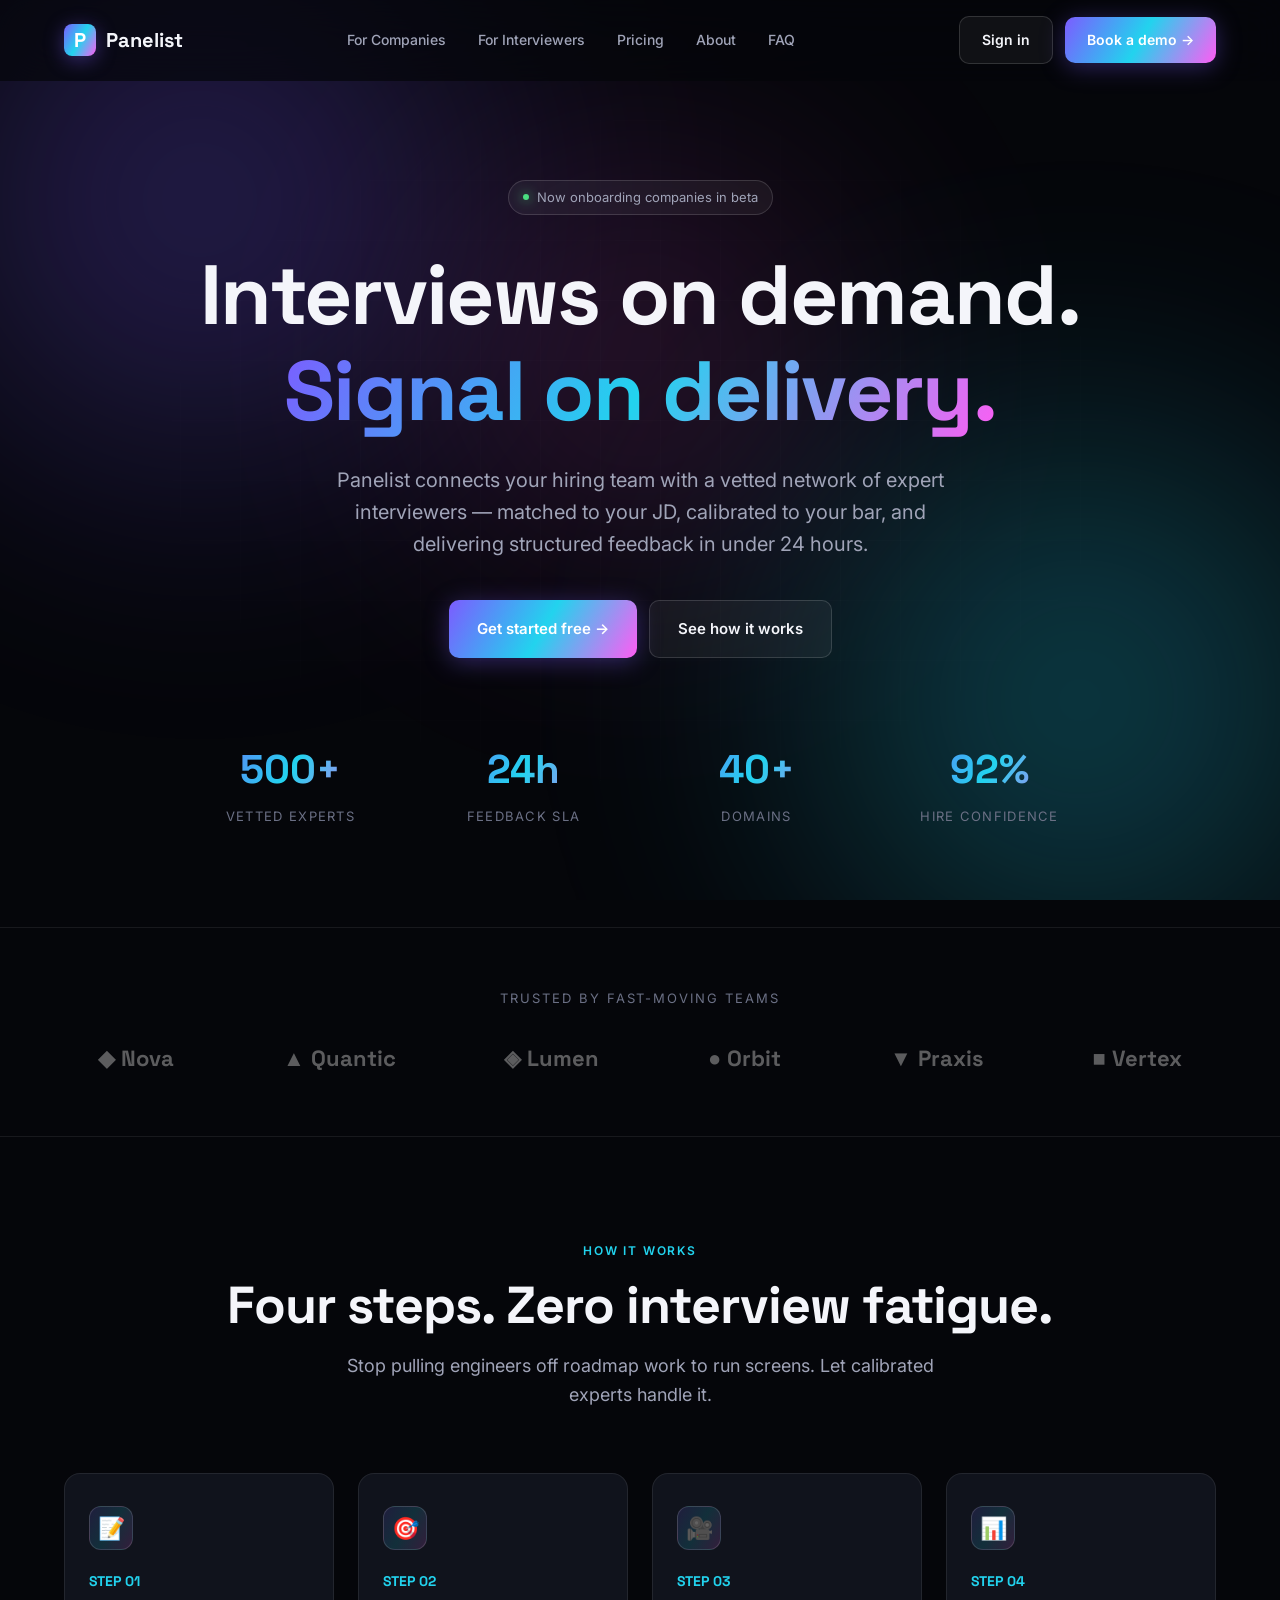
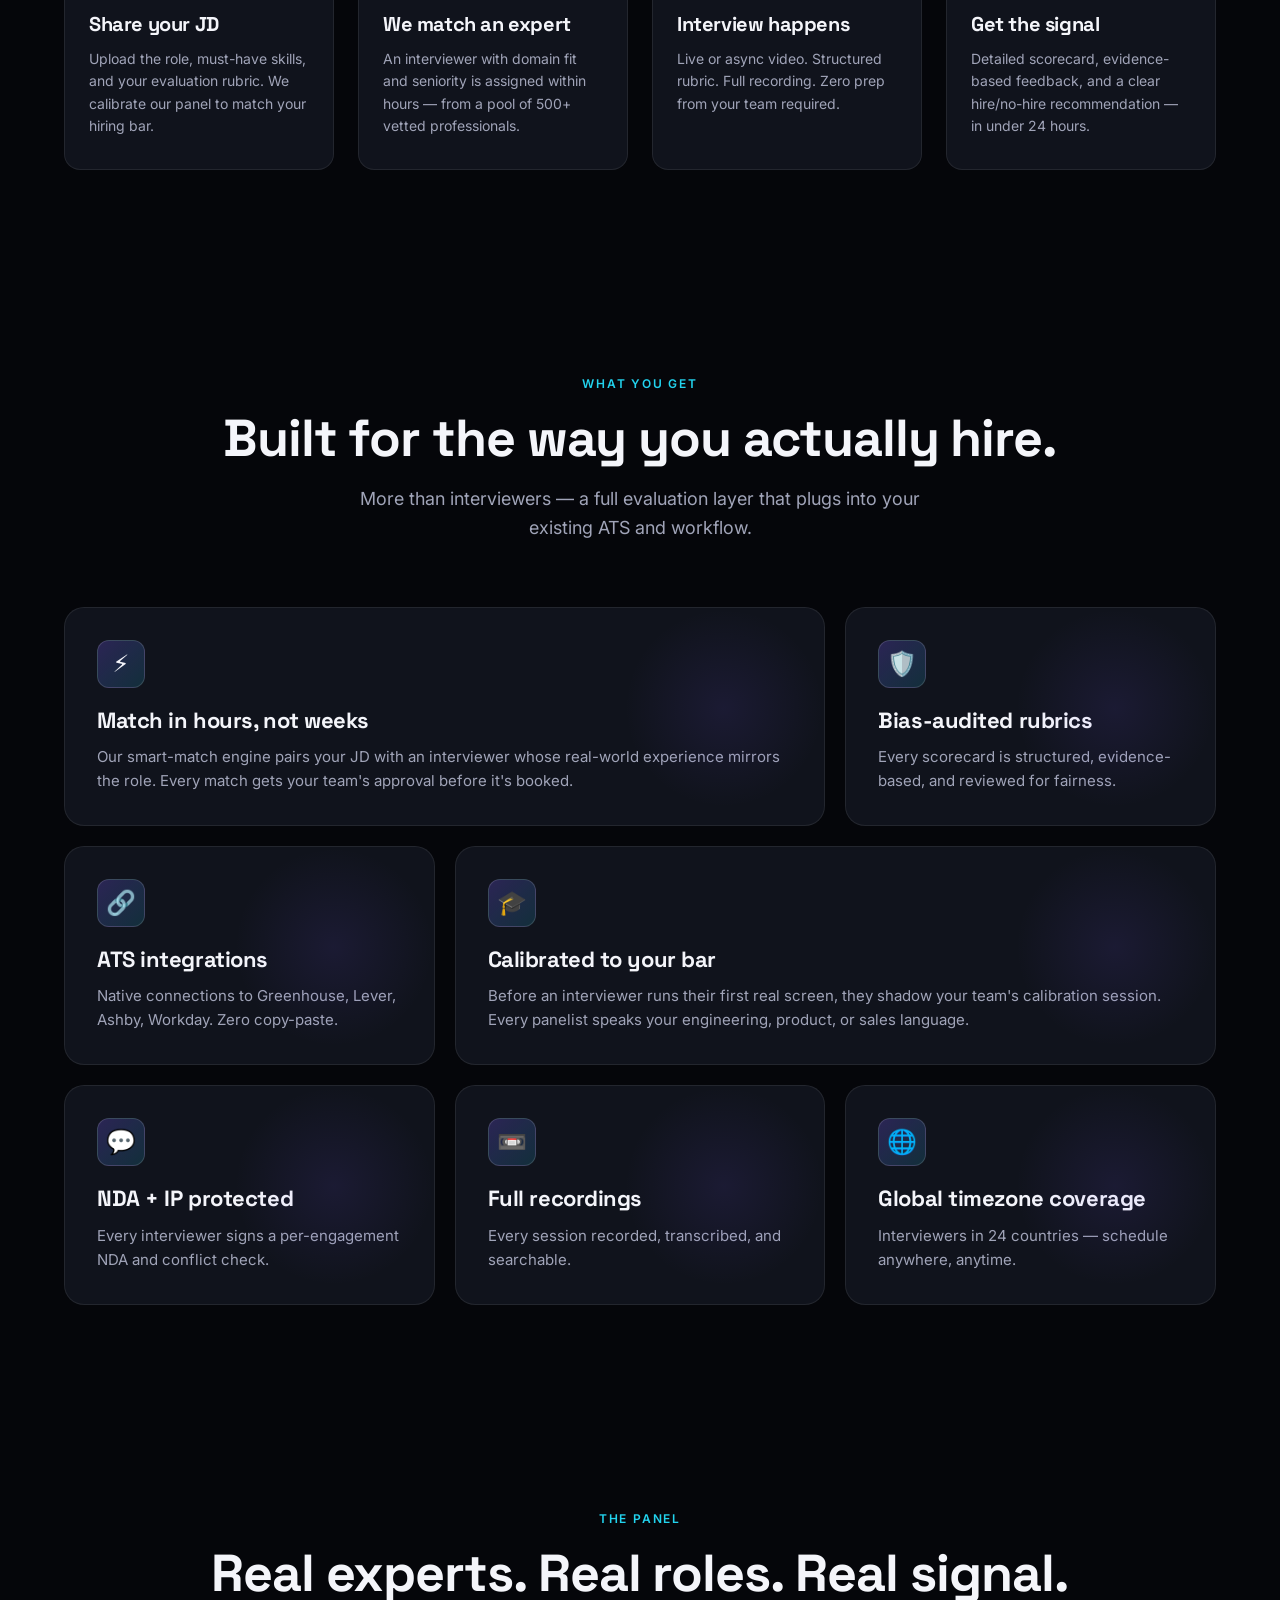
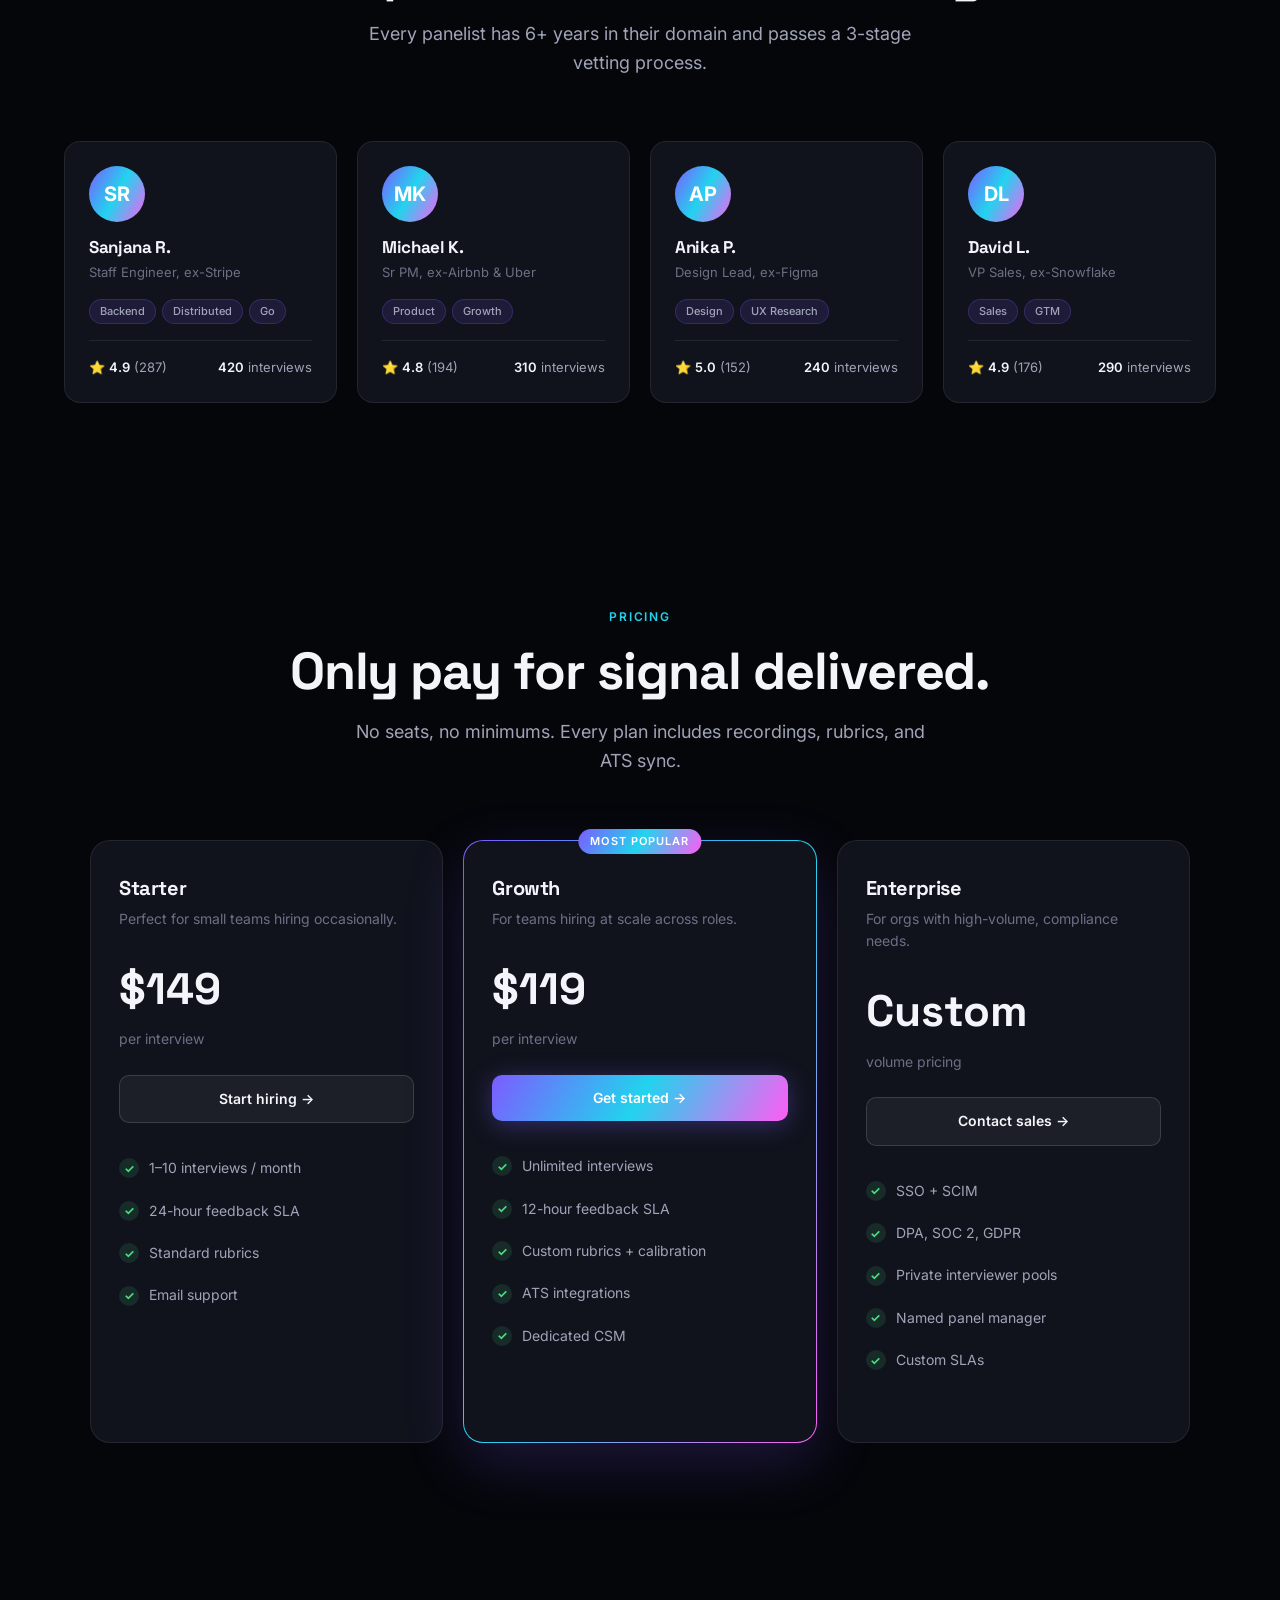
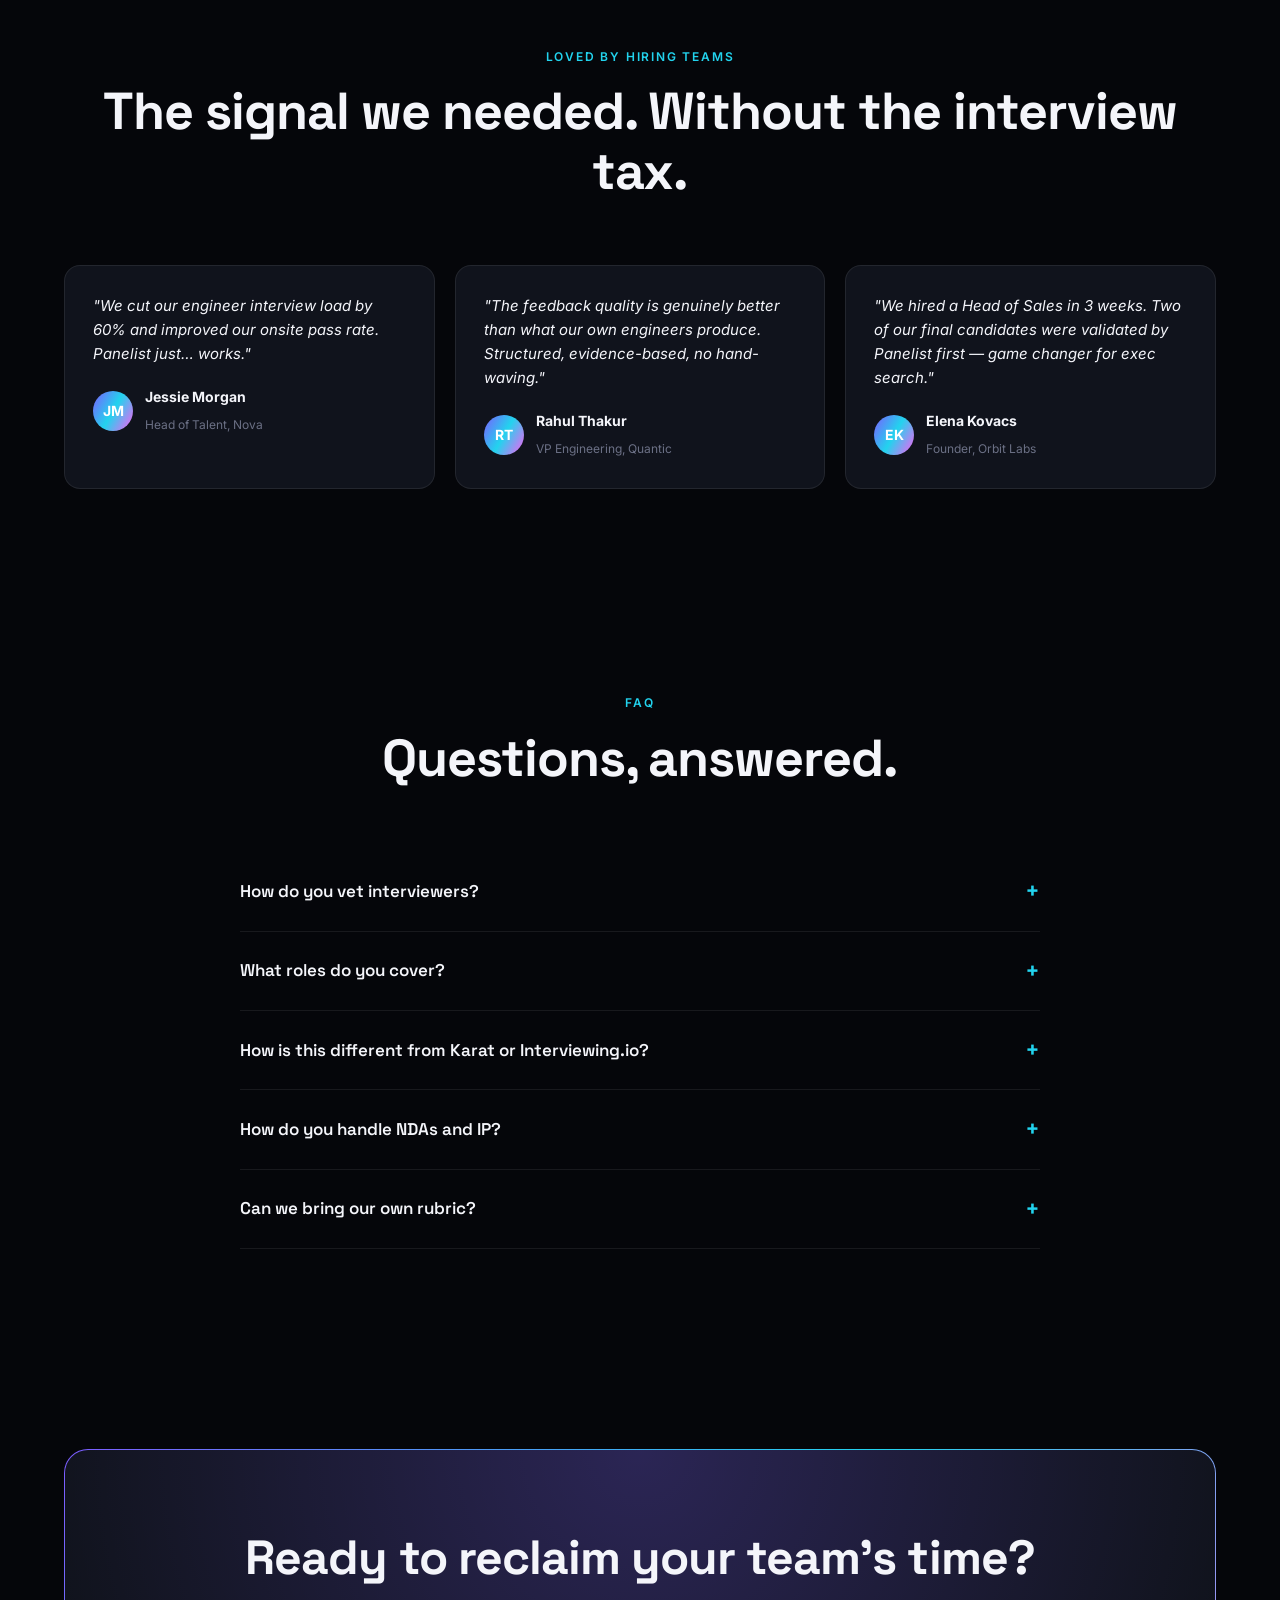
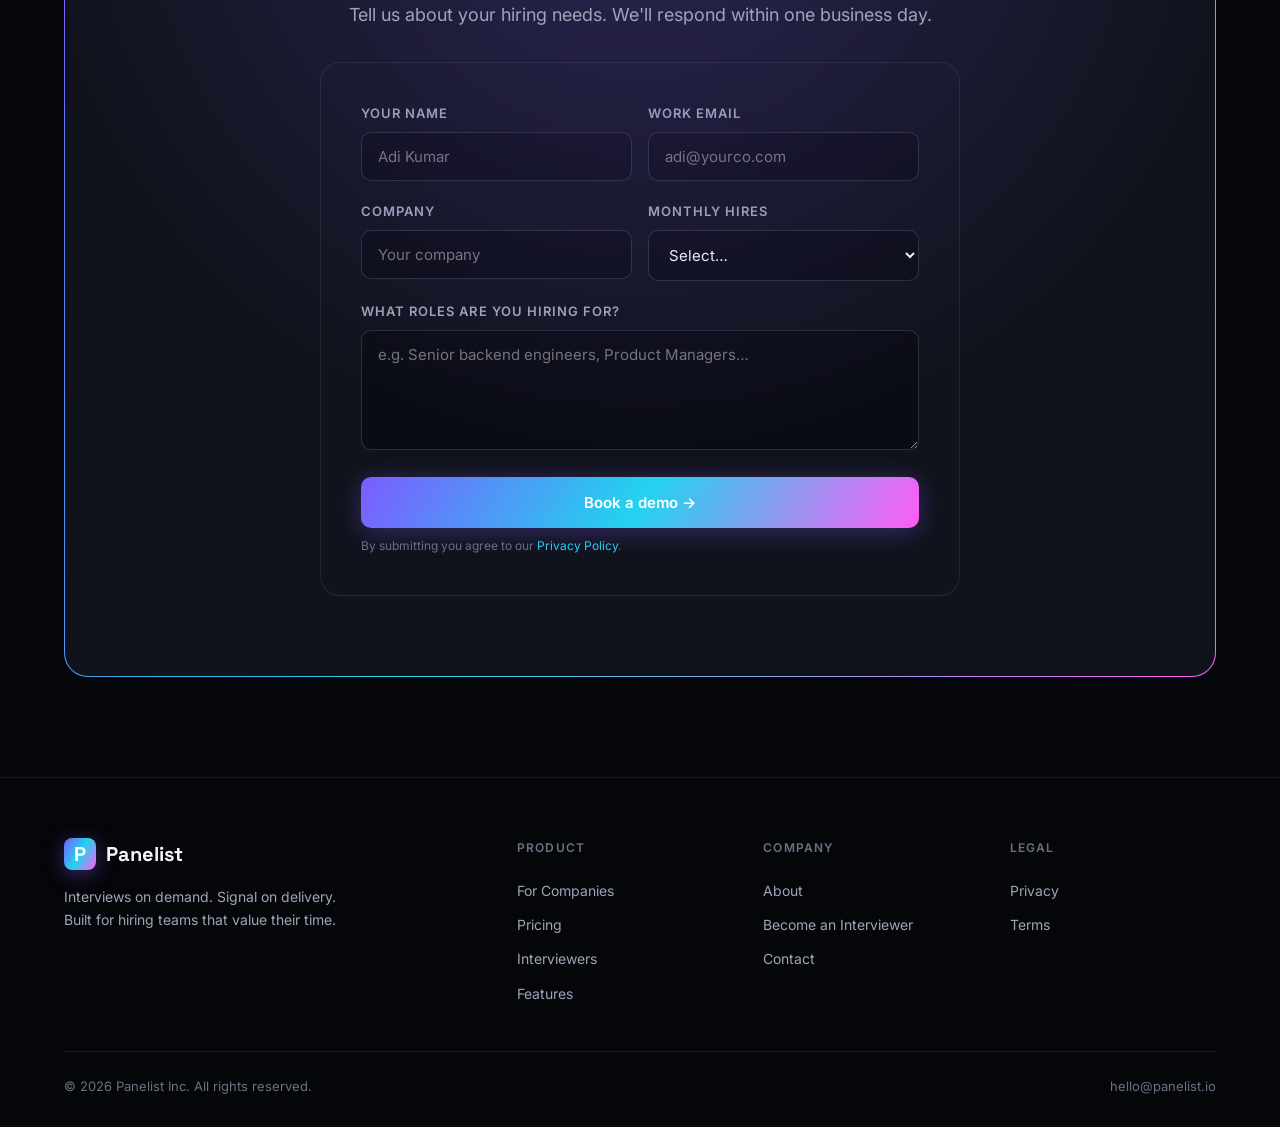
<file: index.html>
<!DOCTYPE html>
<html lang="en">
<head>
<meta charset="UTF-8" />
<meta name="viewport" content="width=device-width, initial-scale=1.0" />
<title>Panelist — Interviews on demand. Signal on delivery.</title>
<meta name="description" content="Panelist connects hiring teams with a vetted network of expert interviewers. Matched to your JD, calibrated to your bar, delivering structured feedback in under 24 hours." />
<meta name="theme-color" content="#05060a" />

<!-- Open Graph / social share -->
<meta property="og:title" content="Panelist — Interviews on demand. Signal on delivery." />
<meta property="og:description" content="A vetted network of expert interviewers. Structured feedback in under 24 hours." />
<meta property="og:image" content="og-image.png" />
<meta property="og:type" content="website" />
<meta property="og:url" content="https://vedanshji.github.io/panelist/" />
<meta name="twitter:card" content="summary_large_image" />
<meta name="twitter:title" content="Panelist — Interviews on demand." />
<meta name="twitter:description" content="A vetted network of expert interviewers. Structured feedback in under 24 hours." />
<meta name="twitter:image" content="og-image.png" />

<link rel="icon" type="image/svg+xml" href="favicon.svg" />
<link rel="preconnect" href="https://fonts.googleapis.com">
<link rel="preconnect" href="https://fonts.gstatic.com" crossorigin>
<link href="https://fonts.googleapis.com/css2?family=Inter:wght@300;400;500;600;700;800;900&family=Space+Grotesk:wght@400;500;600;700&display=swap" rel="stylesheet">
<link rel="stylesheet" href="styles.css">
</head>
<body>

<div class="aurora"><div class="blob-3"></div></div>
<div class="grid-bg"></div>

<nav class="site-nav" id="nav">
  <div class="container">
    <a class="logo" href="index.html"><div class="logo-mark">P</div><span>Panelist</span></a>
    <div class="nav-links">
      <a href="companies.html">For Companies</a>
      <a href="interviewers.html">For Interviewers</a>
      <a href="#pricing">Pricing</a>
      <a href="about.html">About</a>
      <a href="#faq">FAQ</a>
    </div>
    <div class="nav-cta">
      <a href="#" class="btn btn-ghost">Sign in</a>
      <a href="#cta" class="btn btn-primary">Book a demo →</a>
    </div>
  </div>
</nav>

<header class="hero">
  <div class="container">
    <div class="badge"><span class="dot"></span> Now onboarding companies in beta</div>
    <h1>Interviews on demand.<br/><span class="grad-text">Signal on delivery.</span></h1>
    <p>Panelist connects your hiring team with a vetted network of expert interviewers — matched to your JD, calibrated to your bar, and delivering structured feedback in under 24 hours.</p>
    <div class="hero-ctas">
      <a href="#cta" class="btn btn-primary btn-lg">Get started free →</a>
      <a href="#how" class="btn btn-ghost btn-lg">See how it works</a>
    </div>
    <div class="hero-stats">
      <div class="stat"><div class="stat-num">500+</div><div class="stat-label">Vetted Experts</div></div>
      <div class="stat"><div class="stat-num">24h</div><div class="stat-label">Feedback SLA</div></div>
      <div class="stat"><div class="stat-num">40+</div><div class="stat-label">Domains</div></div>
      <div class="stat"><div class="stat-num">92%</div><div class="stat-label">Hire Confidence</div></div>
    </div>
  </div>
</header>

<section class="logos" style="padding: 60px 0;">
  <div class="container">
    <p class="logos-title">Trusted by fast-moving teams</p>
    <div class="logos-inner">
      <span>◆ Nova</span><span>▲ Quantic</span><span>◈ Lumen</span><span>● Orbit</span><span>▼ Praxis</span><span>■ Vertex</span>
    </div>
  </div>
</section>

<section id="how">
  <div class="container">
    <div class="section-head reveal">
      <span class="eyebrow">How it works</span>
      <h2>Four steps. Zero interview fatigue.</h2>
      <p>Stop pulling engineers off roadmap work to run screens. Let calibrated experts handle it.</p>
    </div>
    <div class="steps">
      <div class="step reveal"><div class="step-icon">📝</div><span class="step-num">STEP 01</span><h3>Share your JD</h3><p>Upload the role, must-have skills, and your evaluation rubric. We calibrate our panel to match your hiring bar.</p></div>
      <div class="step reveal"><div class="step-icon">🎯</div><span class="step-num">STEP 02</span><h3>We match an expert</h3><p>An interviewer with domain fit and seniority is assigned within hours — from a pool of 500+ vetted professionals.</p></div>
      <div class="step reveal"><div class="step-icon">🎥</div><span class="step-num">STEP 03</span><h3>Interview happens</h3><p>Live or async video. Structured rubric. Full recording. Zero prep from your team required.</p></div>
      <div class="step reveal"><div class="step-icon">📊</div><span class="step-num">STEP 04</span><h3>Get the signal</h3><p>Detailed scorecard, evidence-based feedback, and a clear hire/no-hire recommendation — in under 24 hours.</p></div>
    </div>
  </div>
</section>

<section id="features">
  <div class="container">
    <div class="section-head reveal">
      <span class="eyebrow">What you get</span>
      <h2>Built for the way you actually hire.</h2>
      <p>More than interviewers — a full evaluation layer that plugs into your existing ATS and workflow.</p>
    </div>
    <div class="bento">
      <div class="bento-item wide reveal"><div class="bento-icon">⚡</div><h3>Match in hours, not weeks</h3><p>Our smart-match engine pairs your JD with an interviewer whose real-world experience mirrors the role. Every match gets your team's approval before it's booked.</p></div>
      <div class="bento-item reveal"><div class="bento-icon">🛡️</div><h3>Bias-audited rubrics</h3><p>Every scorecard is structured, evidence-based, and reviewed for fairness.</p></div>
      <div class="bento-item reveal"><div class="bento-icon">🔗</div><h3>ATS integrations</h3><p>Native connections to Greenhouse, Lever, Ashby, Workday. Zero copy-paste.</p></div>
      <div class="bento-item wide reveal"><div class="bento-icon">🎓</div><h3>Calibrated to your bar</h3><p>Before an interviewer runs their first real screen, they shadow your team's calibration session. Every panelist speaks your engineering, product, or sales language.</p></div>
      <div class="bento-item reveal"><div class="bento-icon">💬</div><h3>NDA + IP protected</h3><p>Every interviewer signs a per-engagement NDA and conflict check.</p></div>
      <div class="bento-item reveal"><div class="bento-icon">📼</div><h3>Full recordings</h3><p>Every session recorded, transcribed, and searchable.</p></div>
      <div class="bento-item reveal"><div class="bento-icon">🌐</div><h3>Global timezone coverage</h3><p>Interviewers in 24 countries — schedule anywhere, anytime.</p></div>
    </div>
  </div>
</section>

<section id="interviewers-preview">
  <div class="container">
    <div class="section-head reveal">
      <span class="eyebrow">The panel</span>
      <h2>Real experts. Real roles. Real signal.</h2>
      <p>Every panelist has 6+ years in their domain and passes a 3-stage vetting process.</p>
    </div>
    <div class="card-grid">
      <div class="card reveal"><div class="avatar">SR</div><h4>Sanjana R.</h4><div class="role">Staff Engineer, ex-Stripe</div><div class="tags"><span class="tag">Backend</span><span class="tag">Distributed</span><span class="tag">Go</span></div><div class="meta"><span>⭐ <strong>4.9</strong> (287)</span><span><strong>420</strong> interviews</span></div></div>
      <div class="card reveal"><div class="avatar">MK</div><h4>Michael K.</h4><div class="role">Sr PM, ex-Airbnb & Uber</div><div class="tags"><span class="tag">Product</span><span class="tag">Growth</span></div><div class="meta"><span>⭐ <strong>4.8</strong> (194)</span><span><strong>310</strong> interviews</span></div></div>
      <div class="card reveal"><div class="avatar">AP</div><h4>Anika P.</h4><div class="role">Design Lead, ex-Figma</div><div class="tags"><span class="tag">Design</span><span class="tag">UX Research</span></div><div class="meta"><span>⭐ <strong>5.0</strong> (152)</span><span><strong>240</strong> interviews</span></div></div>
      <div class="card reveal"><div class="avatar">DL</div><h4>David L.</h4><div class="role">VP Sales, ex-Snowflake</div><div class="tags"><span class="tag">Sales</span><span class="tag">GTM</span></div><div class="meta"><span>⭐ <strong>4.9</strong> (176)</span><span><strong>290</strong> interviews</span></div></div>
    </div>
  </div>
</section>

<section id="pricing">
  <div class="container">
    <div class="section-head reveal">
      <span class="eyebrow">Pricing</span>
      <h2>Only pay for signal delivered.</h2>
      <p>No seats, no minimums. Every plan includes recordings, rubrics, and ATS sync.</p>
    </div>
    <div class="pricing">
      <div class="price-card reveal"><h3>Starter</h3><p class="desc">Perfect for small teams hiring occasionally.</p><div class="price">$149</div><div class="price-suffix">per interview</div><a href="#cta" class="btn btn-ghost btn-block">Start hiring →</a><ul><li>1–10 interviews / month</li><li>24-hour feedback SLA</li><li>Standard rubrics</li><li>Email support</li></ul></div>
      <div class="price-card featured reveal"><div class="featured-badge">Most Popular</div><h3>Growth</h3><p class="desc">For teams hiring at scale across roles.</p><div class="price">$119</div><div class="price-suffix">per interview</div><a href="#cta" class="btn btn-primary btn-block">Get started →</a><ul><li>Unlimited interviews</li><li>12-hour feedback SLA</li><li>Custom rubrics + calibration</li><li>ATS integrations</li><li>Dedicated CSM</li></ul></div>
      <div class="price-card reveal"><h3>Enterprise</h3><p class="desc">For orgs with high-volume, compliance needs.</p><div class="price">Custom</div><div class="price-suffix">volume pricing</div><a href="#cta" class="btn btn-ghost btn-block">Contact sales →</a><ul><li>SSO + SCIM</li><li>DPA, SOC 2, GDPR</li><li>Private interviewer pools</li><li>Named panel manager</li><li>Custom SLAs</li></ul></div>
    </div>
  </div>
</section>

<section>
  <div class="container">
    <div class="section-head reveal">
      <span class="eyebrow">Loved by hiring teams</span>
      <h2>The signal we needed. Without the interview tax.</h2>
    </div>
    <div class="quotes">
      <div class="quote reveal"><p>"We cut our engineer interview load by 60% and improved our onsite pass rate. Panelist just… works."</p><div class="who"><div class="avatar">JM</div><div><h5>Jessie Morgan</h5><span>Head of Talent, Nova</span></div></div></div>
      <div class="quote reveal"><p>"The feedback quality is genuinely better than what our own engineers produce. Structured, evidence-based, no hand-waving."</p><div class="who"><div class="avatar">RT</div><div><h5>Rahul Thakur</h5><span>VP Engineering, Quantic</span></div></div></div>
      <div class="quote reveal"><p>"We hired a Head of Sales in 3 weeks. Two of our final candidates were validated by Panelist first — game changer for exec search."</p><div class="who"><div class="avatar">EK</div><div><h5>Elena Kovacs</h5><span>Founder, Orbit Labs</span></div></div></div>
    </div>
  </div>
</section>

<section id="faq">
  <div class="container">
    <div class="section-head reveal"><span class="eyebrow">FAQ</span><h2>Questions, answered.</h2></div>
    <div class="faq">
      <div class="faq-item"><div class="faq-q">How do you vet interviewers?</div><div class="faq-a">Every panelist passes a 3-stage vetting process: credential verification, a mock interview against our internal rubric, and a calibration session with a senior Panelist reviewer. We accept less than 8% of applicants.</div></div>
      <div class="faq-item"><div class="faq-q">What roles do you cover?</div><div class="faq-a">Engineering (all stacks), product, design, data science, sales, marketing, operations, and executive search. If we don't have coverage for a niche role, we'll source and calibrate a specialist within 5 business days.</div></div>
      <div class="faq-item"><div class="faq-q">How is this different from Karat or Interviewing.io?</div><div class="faq-a">Panelist is multi-domain (not just engineering), offers deeper calibration to your team's specific rubric, and delivers structured evidence over binary pass/fail. We also cover senior and executive roles that most competitors don't.</div></div>
      <div class="faq-item"><div class="faq-q">How do you handle NDAs and IP?</div><div class="faq-a">Every engagement is covered by a per-interview NDA and conflict-of-interest check. Interviewers cannot work with direct competitors during an active engagement window.</div></div>
      <div class="faq-item"><div class="faq-q">Can we bring our own rubric?</div><div class="faq-a">Absolutely — Growth and Enterprise plans include a calibration session where our team learns your rubric, your team's "look-fors," and past hiring bar.</div></div>
    </div>
  </div>
</section>

<section id="cta">
  <div class="container">
    <div class="cta-wrap reveal">
      <h2>Ready to reclaim your team's time?</h2>
      <p>Tell us about your hiring needs. We'll respond within one business day.</p>

      <!-- REPLACE the action URL with your Formspree endpoint after signup at formspree.io -->
      <form class="form" data-async action="https://formspree.io/f/xgawzrlb" method="POST" style="text-align:left; margin-top:32px;">
        <div class="form-row">
          <div class="form-group">
            <label for="name">Your name</label>
            <input type="text" id="name" name="name" required placeholder="Adi Kumar" />
          </div>
          <div class="form-group">
            <label for="email">Work email</label>
            <input type="email" id="email" name="email" required placeholder="adi@yourco.com" />
          </div>
        </div>
        <div class="form-row">
          <div class="form-group">
            <label for="company">Company</label>
            <input type="text" id="company" name="company" required placeholder="Your company" />
          </div>
          <div class="form-group">
            <label for="hires">Monthly hires</label>
            <select id="hires" name="hires" required>
              <option value="">Select…</option>
              <option>1–5</option><option>6–20</option><option>21–50</option><option>50+</option>
            </select>
          </div>
        </div>
        <div class="form-group full">
          <label for="msg">What roles are you hiring for?</label>
          <textarea id="msg" name="message" placeholder="e.g. Senior backend engineers, Product Managers…"></textarea>
        </div>
        <button type="submit" class="btn btn-primary btn-lg btn-block">Book a demo →</button>
        <small>By submitting you agree to our <a href="privacy.html" style="color:var(--brand-2)">Privacy Policy</a>.</small>
      </form>
    </div>
  </div>
</section>

<footer class="site-footer">
  <div class="container">
    <div class="footer-grid">
      <div class="footer-brand">
        <div class="logo"><div class="logo-mark">P</div><span>Panelist</span></div>
        <p>Interviews on demand. Signal on delivery. Built for hiring teams that value their time.</p>
      </div>
      <div class="footer-col"><h5>Product</h5><a href="companies.html">For Companies</a><a href="#pricing">Pricing</a><a href="#interviewers-preview">Interviewers</a><a href="#features">Features</a></div>
      <div class="footer-col"><h5>Company</h5><a href="about.html">About</a><a href="interviewers.html">Become an Interviewer</a><a href="#cta">Contact</a></div>
      <div class="footer-col"><h5>Legal</h5><a href="privacy.html">Privacy</a><a href="terms.html">Terms</a></div>
    </div>
    <div class="footer-bottom">
      <span>© 2026 Panelist Inc. All rights reserved.</span>
      <span>hello@panelist.io</span>
    </div>
  </div>
</footer>

<script src="script.js"></script>
</body>
</html>
</file>
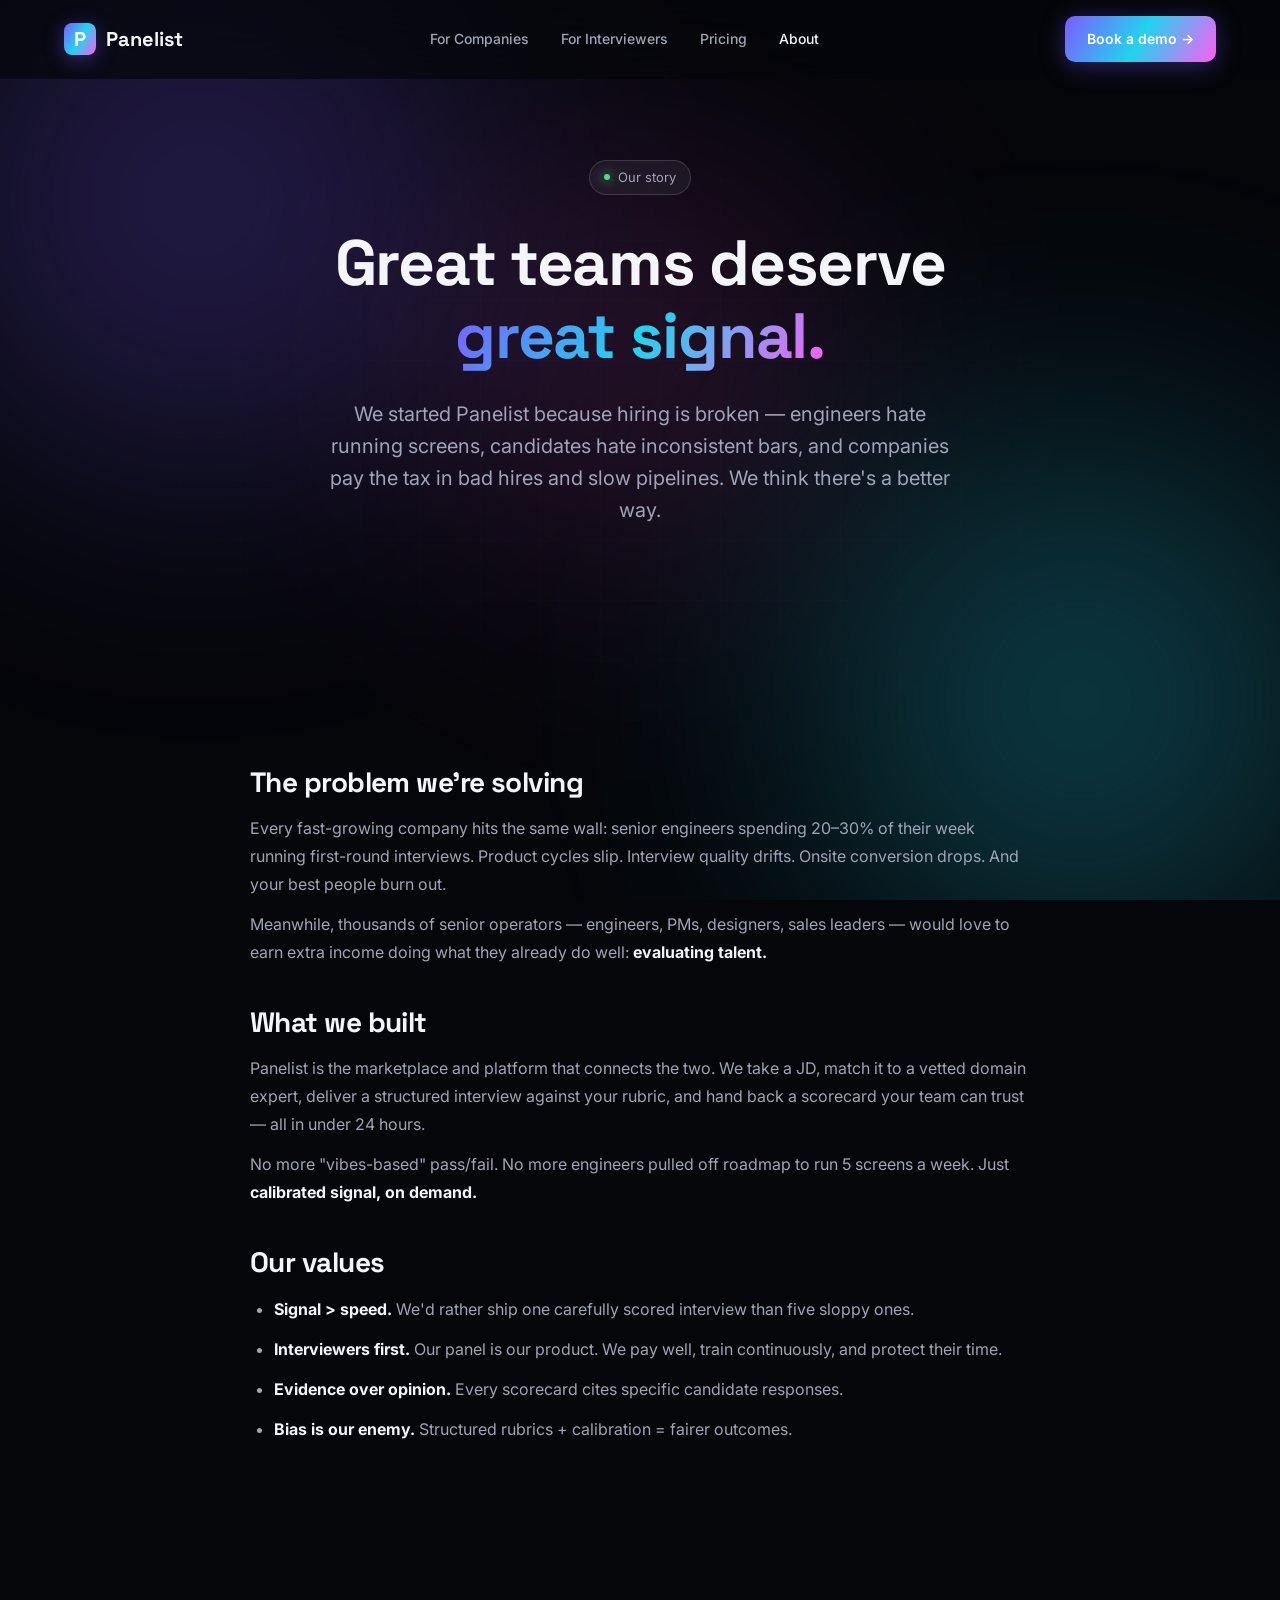
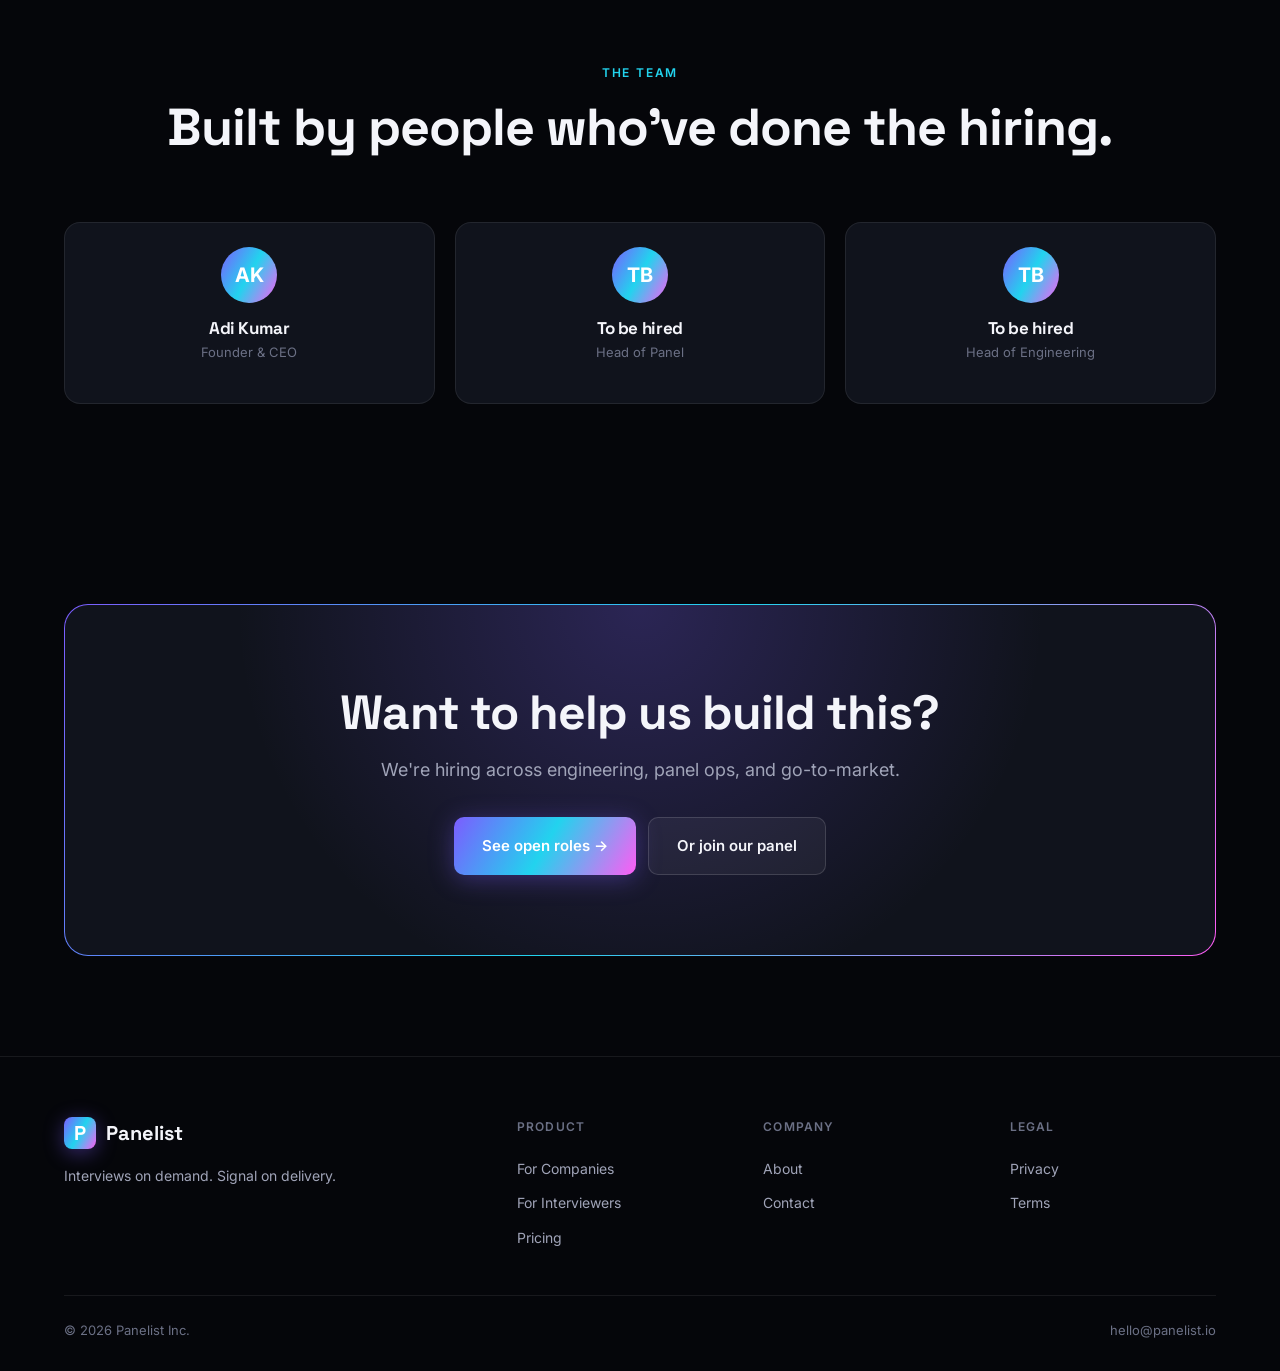
<file: about.html>
<!DOCTYPE html>
<html lang="en">
<head>
<meta charset="UTF-8" /><meta name="viewport" content="width=device-width, initial-scale=1.0" />
<title>About — Panelist</title>
<meta name="description" content="We're building the hiring signal layer for modern companies. Meet the team behind Panelist." />
<meta property="og:title" content="About Panelist" /><meta property="og:image" content="og-image.png" />
<link rel="icon" type="image/svg+xml" href="favicon.svg" />
<link rel="preconnect" href="https://fonts.googleapis.com"><link rel="preconnect" href="https://fonts.gstatic.com" crossorigin>
<link href="https://fonts.googleapis.com/css2?family=Inter:wght@300;400;500;600;700;800;900&family=Space+Grotesk:wght@400;500;600;700&display=swap" rel="stylesheet">
<link rel="stylesheet" href="styles.css">
</head>
<body>
<div class="aurora"><div class="blob-3"></div></div>
<div class="grid-bg"></div>

<nav class="site-nav">
  <div class="container">
    <a class="logo" href="index.html"><div class="logo-mark">P</div><span>Panelist</span></a>
    <div class="nav-links">
      <a href="companies.html">For Companies</a>
      <a href="interviewers.html">For Interviewers</a>
      <a href="index.html#pricing">Pricing</a>
      <a href="about.html" class="active">About</a>
    </div>
    <div class="nav-cta"><a href="index.html#cta" class="btn btn-primary">Book a demo →</a></div>
  </div>
</nav>

<header class="hero compact">
  <div class="container">
    <div class="badge"><span class="dot"></span> Our story</div>
    <h1>Great teams deserve<br/><span class="grad-text">great signal.</span></h1>
    <p>We started Panelist because hiring is broken — engineers hate running screens, candidates hate inconsistent bars, and companies pay the tax in bad hires and slow pipelines. We think there's a better way.</p>
  </div>
</header>

<section>
  <div class="container">
    <div class="prose reveal">
      <h2>The problem we're solving</h2>
      <p>Every fast-growing company hits the same wall: senior engineers spending 20–30% of their week running first-round interviews. Product cycles slip. Interview quality drifts. Onsite conversion drops. And your best people burn out.</p>
      <p>Meanwhile, thousands of senior operators — engineers, PMs, designers, sales leaders — would love to earn extra income doing what they already do well: <strong>evaluating talent.</strong></p>

      <h2>What we built</h2>
      <p>Panelist is the marketplace and platform that connects the two. We take a JD, match it to a vetted domain expert, deliver a structured interview against your rubric, and hand back a scorecard your team can trust — all in under 24 hours.</p>
      <p>No more "vibes-based" pass/fail. No more engineers pulled off roadmap to run 5 screens a week. Just <strong>calibrated signal, on demand.</strong></p>

      <h2>Our values</h2>
      <ul>
        <li><strong>Signal &gt; speed.</strong> We'd rather ship one carefully scored interview than five sloppy ones.</li>
        <li><strong>Interviewers first.</strong> Our panel is our product. We pay well, train continuously, and protect their time.</li>
        <li><strong>Evidence over opinion.</strong> Every scorecard cites specific candidate responses.</li>
        <li><strong>Bias is our enemy.</strong> Structured rubrics + calibration = fairer outcomes.</li>
      </ul>
    </div>
  </div>
</section>

<section>
  <div class="container">
    <div class="section-head reveal"><span class="eyebrow">The team</span><h2>Built by people who've done the hiring.</h2></div>
    <div class="card-grid three">
      <div class="card reveal center"><div class="avatar" style="margin-left:auto;margin-right:auto">AK</div><h4>Adi Kumar</h4><div class="role">Founder & CEO</div></div>
      <div class="card reveal center"><div class="avatar" style="margin-left:auto;margin-right:auto">TB</div><h4>To be hired</h4><div class="role">Head of Panel</div></div>
      <div class="card reveal center"><div class="avatar" style="margin-left:auto;margin-right:auto">TB</div><h4>To be hired</h4><div class="role">Head of Engineering</div></div>
    </div>
  </div>
</section>

<section>
  <div class="container">
    <div class="cta-wrap reveal">
      <h2>Want to help us build this?</h2>
      <p>We're hiring across engineering, panel ops, and go-to-market.</p>
      <div class="btns">
        <a href="mailto:careers@panelist.io" class="btn btn-primary btn-lg">See open roles →</a>
        <a href="interviewers.html" class="btn btn-ghost btn-lg">Or join our panel</a>
      </div>
    </div>
  </div>
</section>

<footer class="site-footer">
  <div class="container">
    <div class="footer-grid">
      <div class="footer-brand"><div class="logo"><div class="logo-mark">P</div><span>Panelist</span></div><p>Interviews on demand. Signal on delivery.</p></div>
      <div class="footer-col"><h5>Product</h5><a href="companies.html">For Companies</a><a href="interviewers.html">For Interviewers</a><a href="index.html#pricing">Pricing</a></div>
      <div class="footer-col"><h5>Company</h5><a href="about.html">About</a><a href="index.html#cta">Contact</a></div>
      <div class="footer-col"><h5>Legal</h5><a href="privacy.html">Privacy</a><a href="terms.html">Terms</a></div>
    </div>
    <div class="footer-bottom"><span>© 2026 Panelist Inc.</span><span>hello@panelist.io</span></div>
  </div>
</footer>
<script src="script.js"></script>
</body></html>
</file>
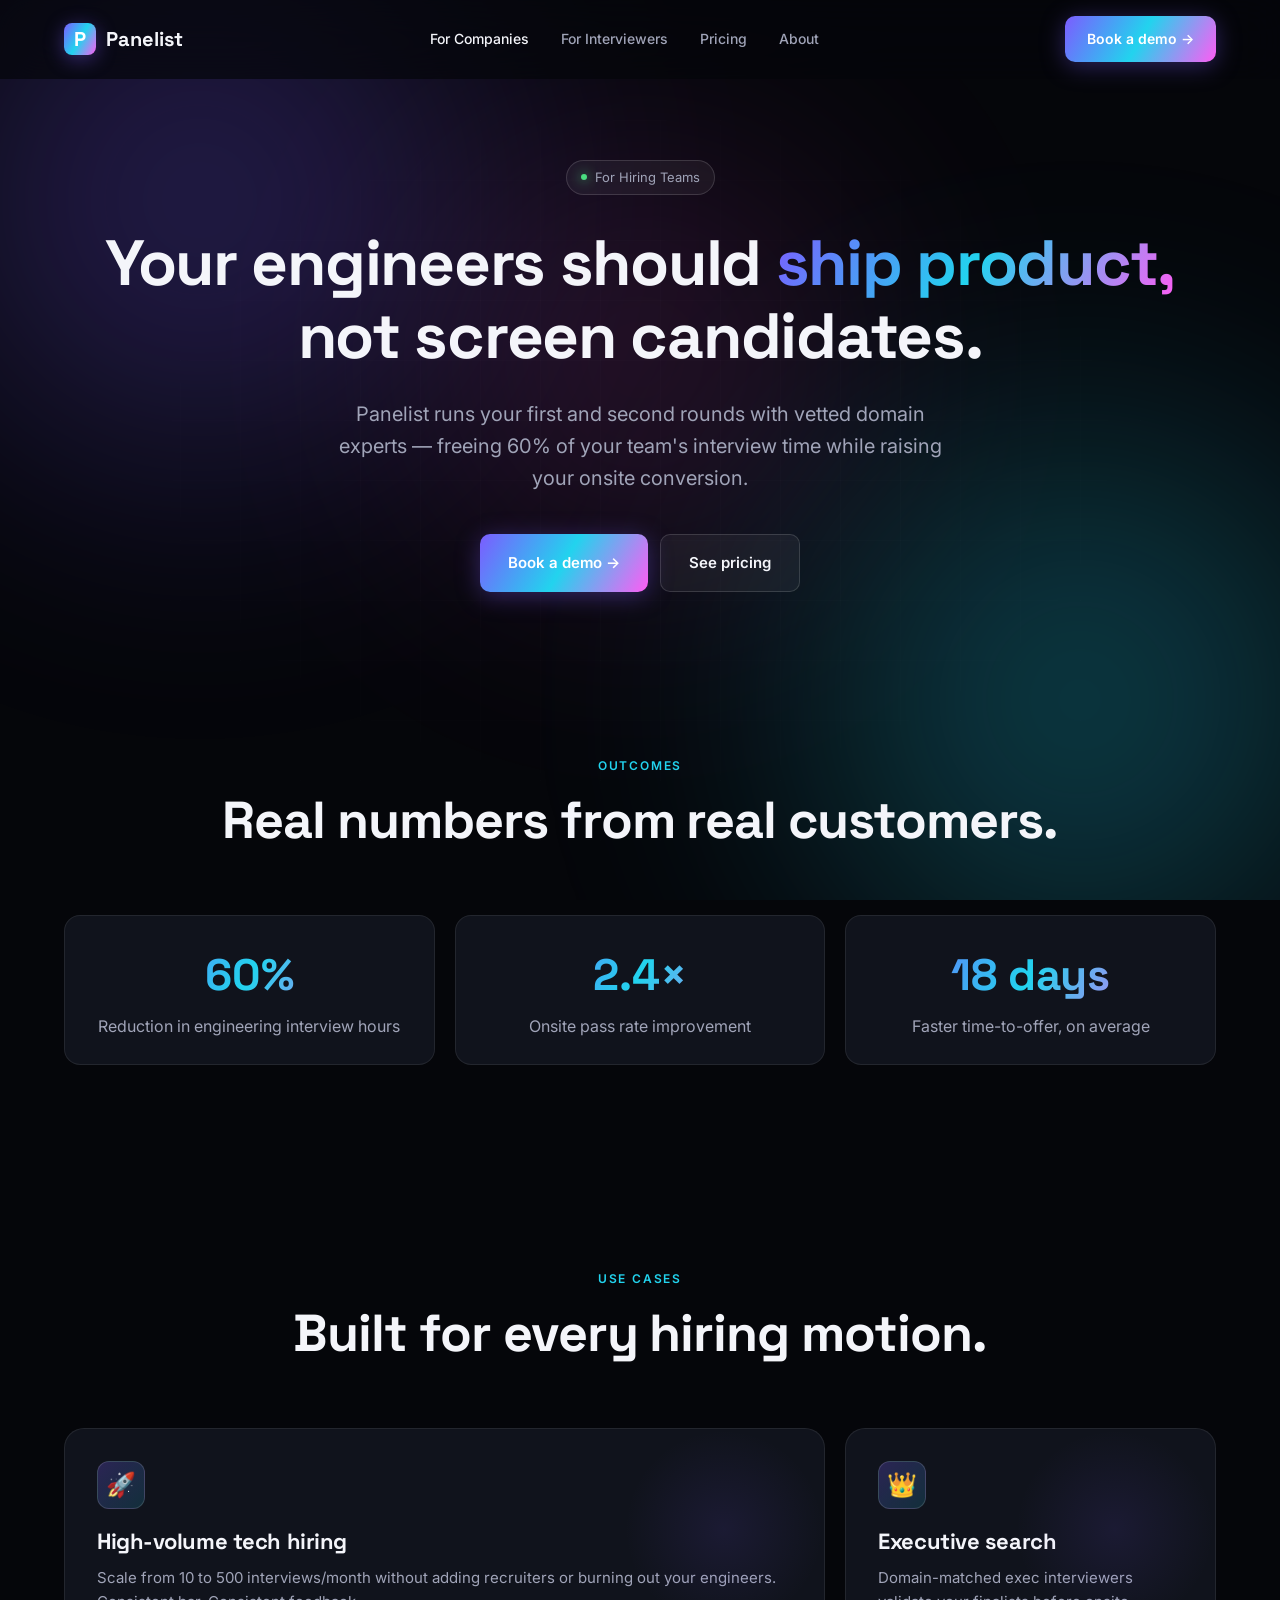
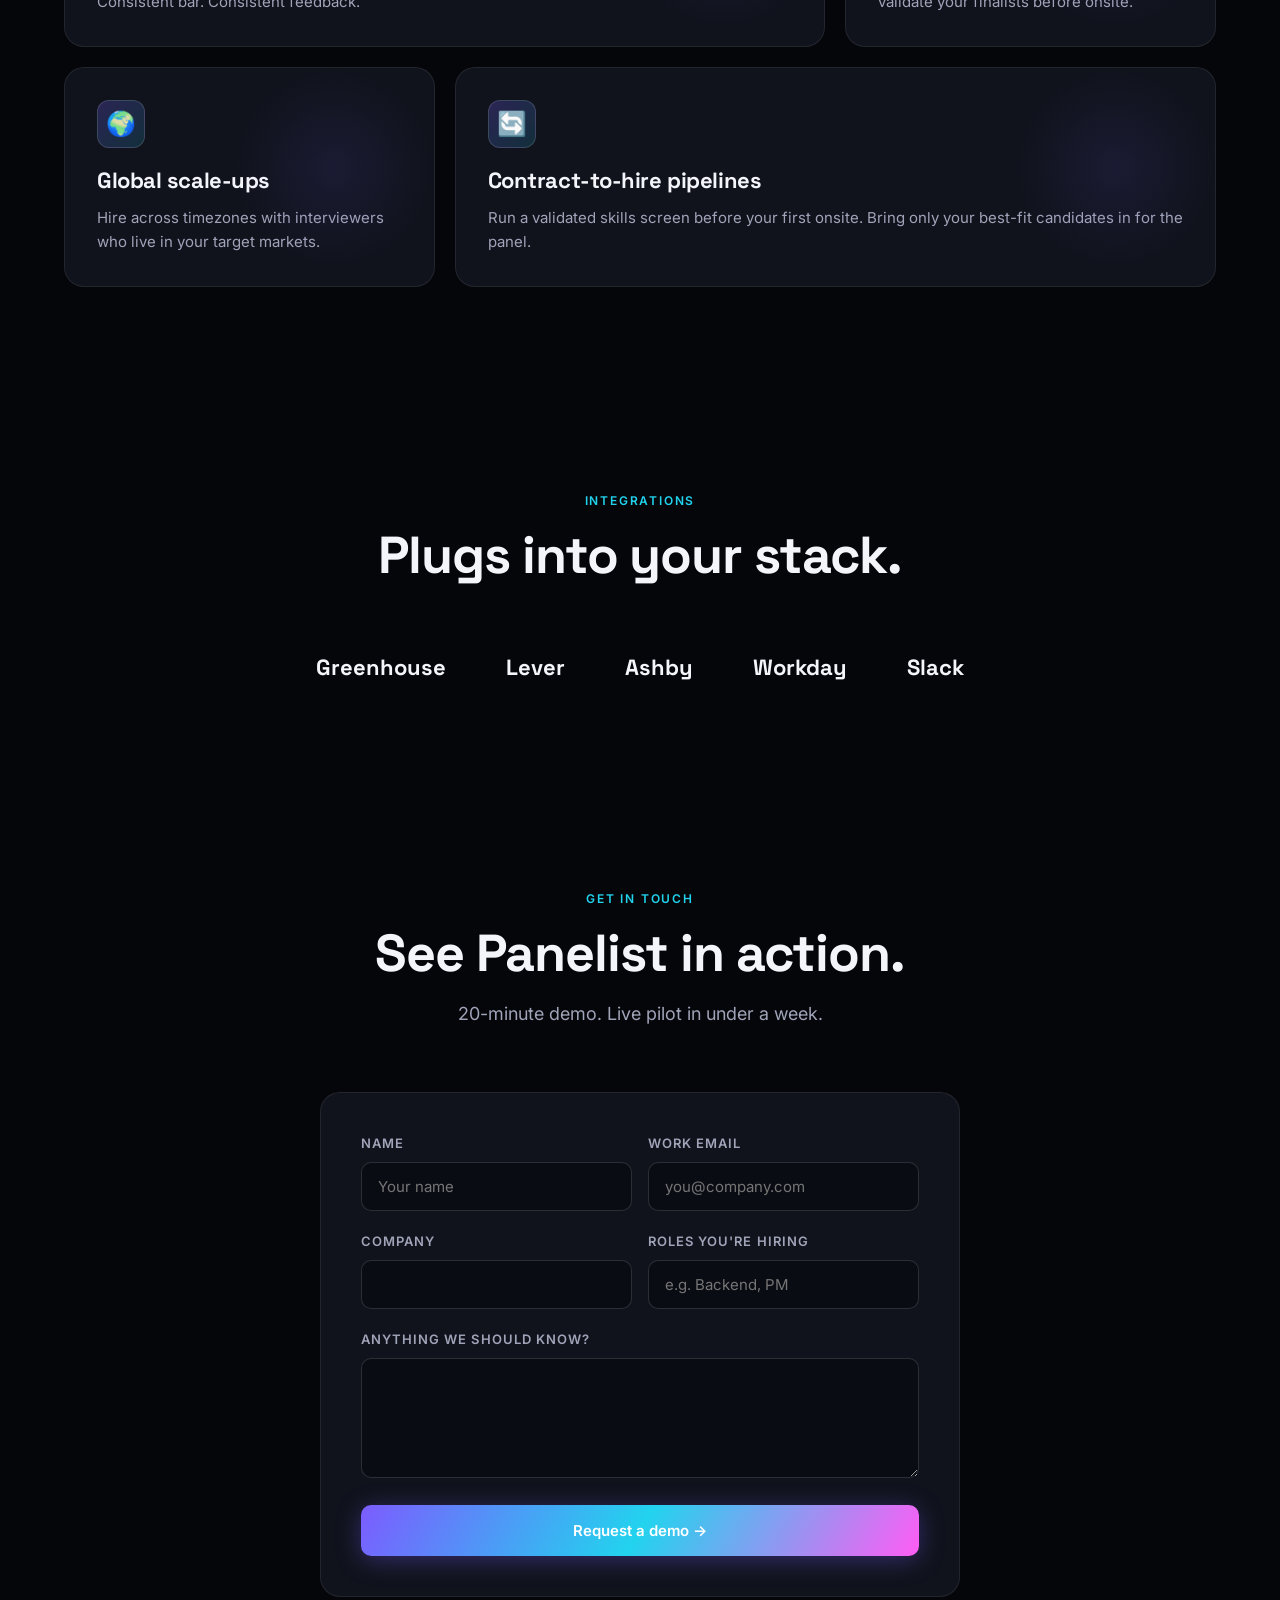
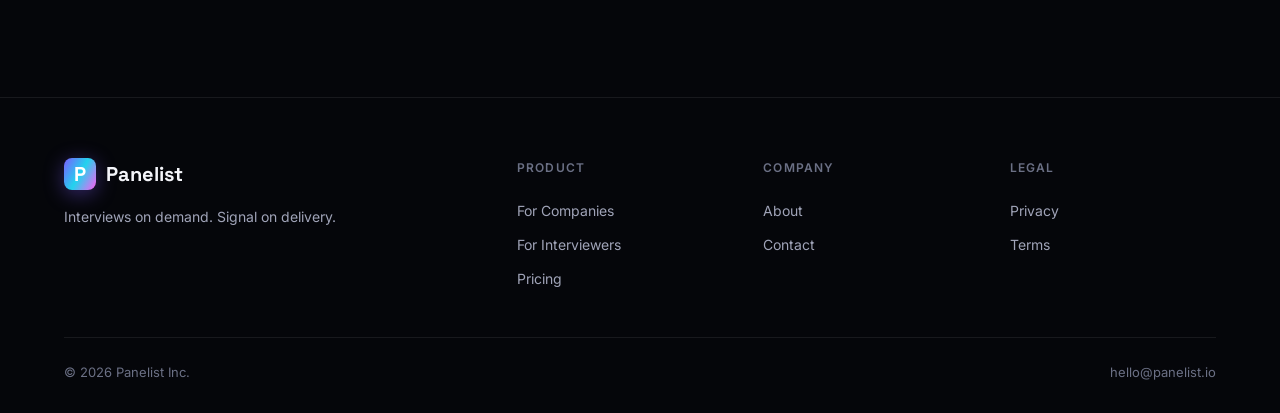
<file: companies.html>
<!DOCTYPE html>
<html lang="en">
<head>
<meta charset="UTF-8" /><meta name="viewport" content="width=device-width, initial-scale=1.0" />
<title>For Companies — Panelist</title>
<meta name="description" content="Reclaim your engineering time. Panelist runs your first-round interviews with vetted domain experts and delivers hire-ready signal in 24 hours." />
<meta property="og:title" content="Panelist for Companies" /><meta property="og:image" content="og-image.png" />
<link rel="icon" type="image/svg+xml" href="favicon.svg" />
<link rel="preconnect" href="https://fonts.googleapis.com"><link rel="preconnect" href="https://fonts.gstatic.com" crossorigin>
<link href="https://fonts.googleapis.com/css2?family=Inter:wght@300;400;500;600;700;800;900&family=Space+Grotesk:wght@400;500;600;700&display=swap" rel="stylesheet">
<link rel="stylesheet" href="styles.css">
</head>
<body>
<div class="aurora"><div class="blob-3"></div></div>
<div class="grid-bg"></div>

<nav class="site-nav">
  <div class="container">
    <a class="logo" href="index.html"><div class="logo-mark">P</div><span>Panelist</span></a>
    <div class="nav-links">
      <a href="companies.html" class="active">For Companies</a>
      <a href="interviewers.html">For Interviewers</a>
      <a href="index.html#pricing">Pricing</a>
      <a href="about.html">About</a>
    </div>
    <div class="nav-cta"><a href="#form" class="btn btn-primary">Book a demo →</a></div>
  </div>
</nav>

<header class="hero compact">
  <div class="container">
    <div class="badge"><span class="dot"></span> For Hiring Teams</div>
    <h1>Your engineers should <span class="grad-text">ship product,</span><br/>not screen candidates.</h1>
    <p>Panelist runs your first and second rounds with vetted domain experts — freeing 60% of your team's interview time while raising your onsite conversion.</p>
    <div class="hero-ctas">
      <a href="#form" class="btn btn-primary btn-lg">Book a demo →</a>
      <a href="index.html#pricing" class="btn btn-ghost btn-lg">See pricing</a>
    </div>
  </div>
</header>

<section>
  <div class="container">
    <div class="section-head reveal"><span class="eyebrow">Outcomes</span><h2>Real numbers from real customers.</h2></div>
    <div class="card-grid three">
      <div class="card reveal center"><div class="price grad-text">60%</div><p style="color:var(--text-dim)">Reduction in engineering interview hours</p></div>
      <div class="card reveal center"><div class="price grad-text">2.4×</div><p style="color:var(--text-dim)">Onsite pass rate improvement</p></div>
      <div class="card reveal center"><div class="price grad-text">18 days</div><p style="color:var(--text-dim)">Faster time-to-offer, on average</p></div>
    </div>
  </div>
</section>

<section>
  <div class="container">
    <div class="section-head reveal"><span class="eyebrow">Use cases</span><h2>Built for every hiring motion.</h2></div>
    <div class="bento">
      <div class="bento-item wide reveal"><div class="bento-icon">🚀</div><h3>High-volume tech hiring</h3><p>Scale from 10 to 500 interviews/month without adding recruiters or burning out your engineers. Consistent bar. Consistent feedback.</p></div>
      <div class="bento-item reveal"><div class="bento-icon">👑</div><h3>Executive search</h3><p>Domain-matched exec interviewers validate your finalists before onsite.</p></div>
      <div class="bento-item reveal"><div class="bento-icon">🌍</div><h3>Global scale-ups</h3><p>Hire across timezones with interviewers who live in your target markets.</p></div>
      <div class="bento-item wide reveal"><div class="bento-icon">🔄</div><h3>Contract-to-hire pipelines</h3><p>Run a validated skills screen before your first onsite. Bring only your best-fit candidates in for the panel.</p></div>
    </div>
  </div>
</section>

<section>
  <div class="container">
    <div class="section-head reveal"><span class="eyebrow">Integrations</span><h2>Plugs into your stack.</h2></div>
    <div class="logos-inner reveal" style="filter:none;opacity:1;justify-content:center;gap:60px">
      <span style="color:var(--text)">Greenhouse</span><span style="color:var(--text)">Lever</span><span style="color:var(--text)">Ashby</span><span style="color:var(--text)">Workday</span><span style="color:var(--text)">Slack</span>
    </div>
  </div>
</section>

<section id="form">
  <div class="container">
    <div class="section-head reveal"><span class="eyebrow">Get in touch</span><h2>See Panelist in action.</h2><p>20-minute demo. Live pilot in under a week.</p></div>
    <form class="form reveal" data-async action="https://formspree.io/f/xgawzrlb" method="POST">
      <div class="form-row">
        <div class="form-group"><label>Name</label><input name="name" required placeholder="Your name"></div>
        <div class="form-group"><label>Work email</label><input type="email" name="email" required placeholder="you@company.com"></div>
      </div>
      <div class="form-row">
        <div class="form-group"><label>Company</label><input name="company" required></div>
        <div class="form-group"><label>Roles you're hiring</label><input name="roles" required placeholder="e.g. Backend, PM"></div>
      </div>
      <div class="form-group full"><label>Anything we should know?</label><textarea name="message"></textarea></div>
      <button type="submit" class="btn btn-primary btn-lg btn-block">Request a demo →</button>
    </form>
  </div>
</section>

<footer class="site-footer">
  <div class="container">
    <div class="footer-grid">
      <div class="footer-brand"><div class="logo"><div class="logo-mark">P</div><span>Panelist</span></div><p>Interviews on demand. Signal on delivery.</p></div>
      <div class="footer-col"><h5>Product</h5><a href="companies.html">For Companies</a><a href="interviewers.html">For Interviewers</a><a href="index.html#pricing">Pricing</a></div>
      <div class="footer-col"><h5>Company</h5><a href="about.html">About</a><a href="#form">Contact</a></div>
      <div class="footer-col"><h5>Legal</h5><a href="privacy.html">Privacy</a><a href="terms.html">Terms</a></div>
    </div>
    <div class="footer-bottom"><span>© 2026 Panelist Inc.</span><span>hello@panelist.io</span></div>
  </div>
</footer>
<script src="script.js"></script>
</body></html>
</file>
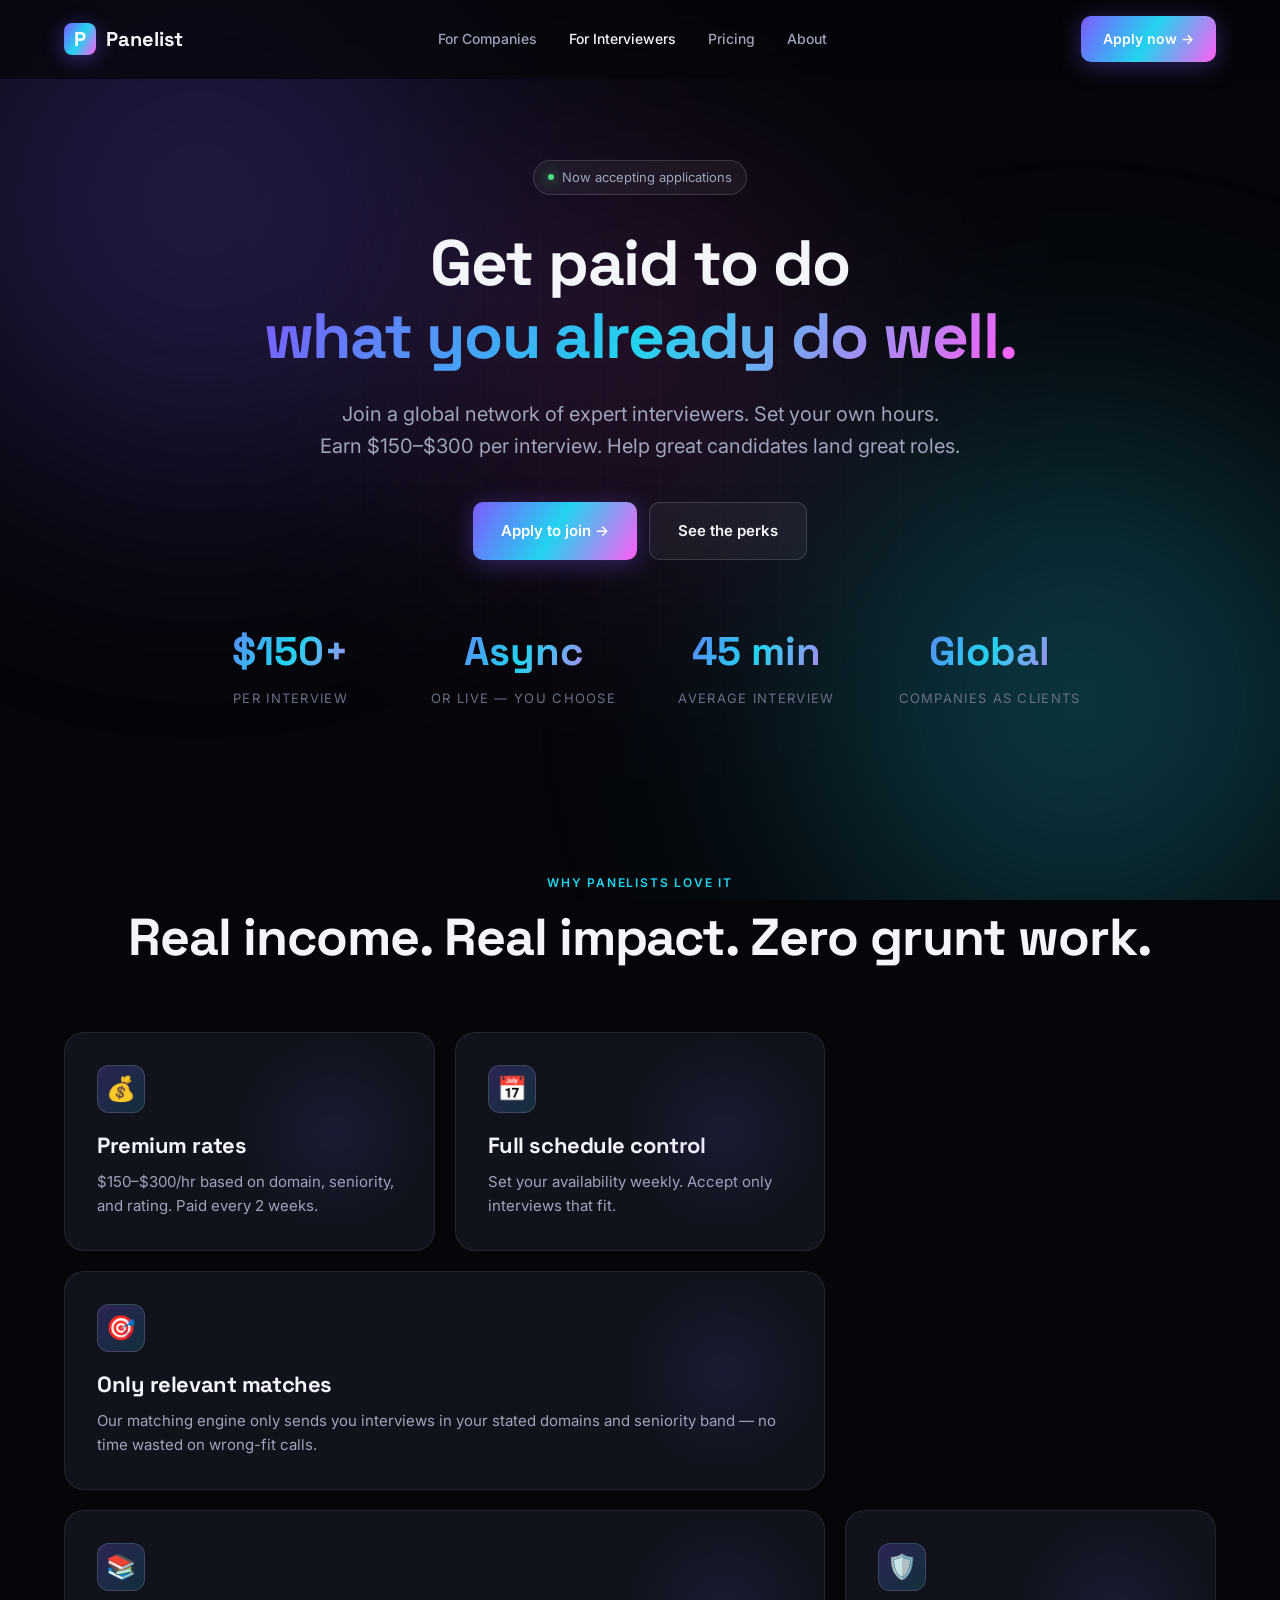
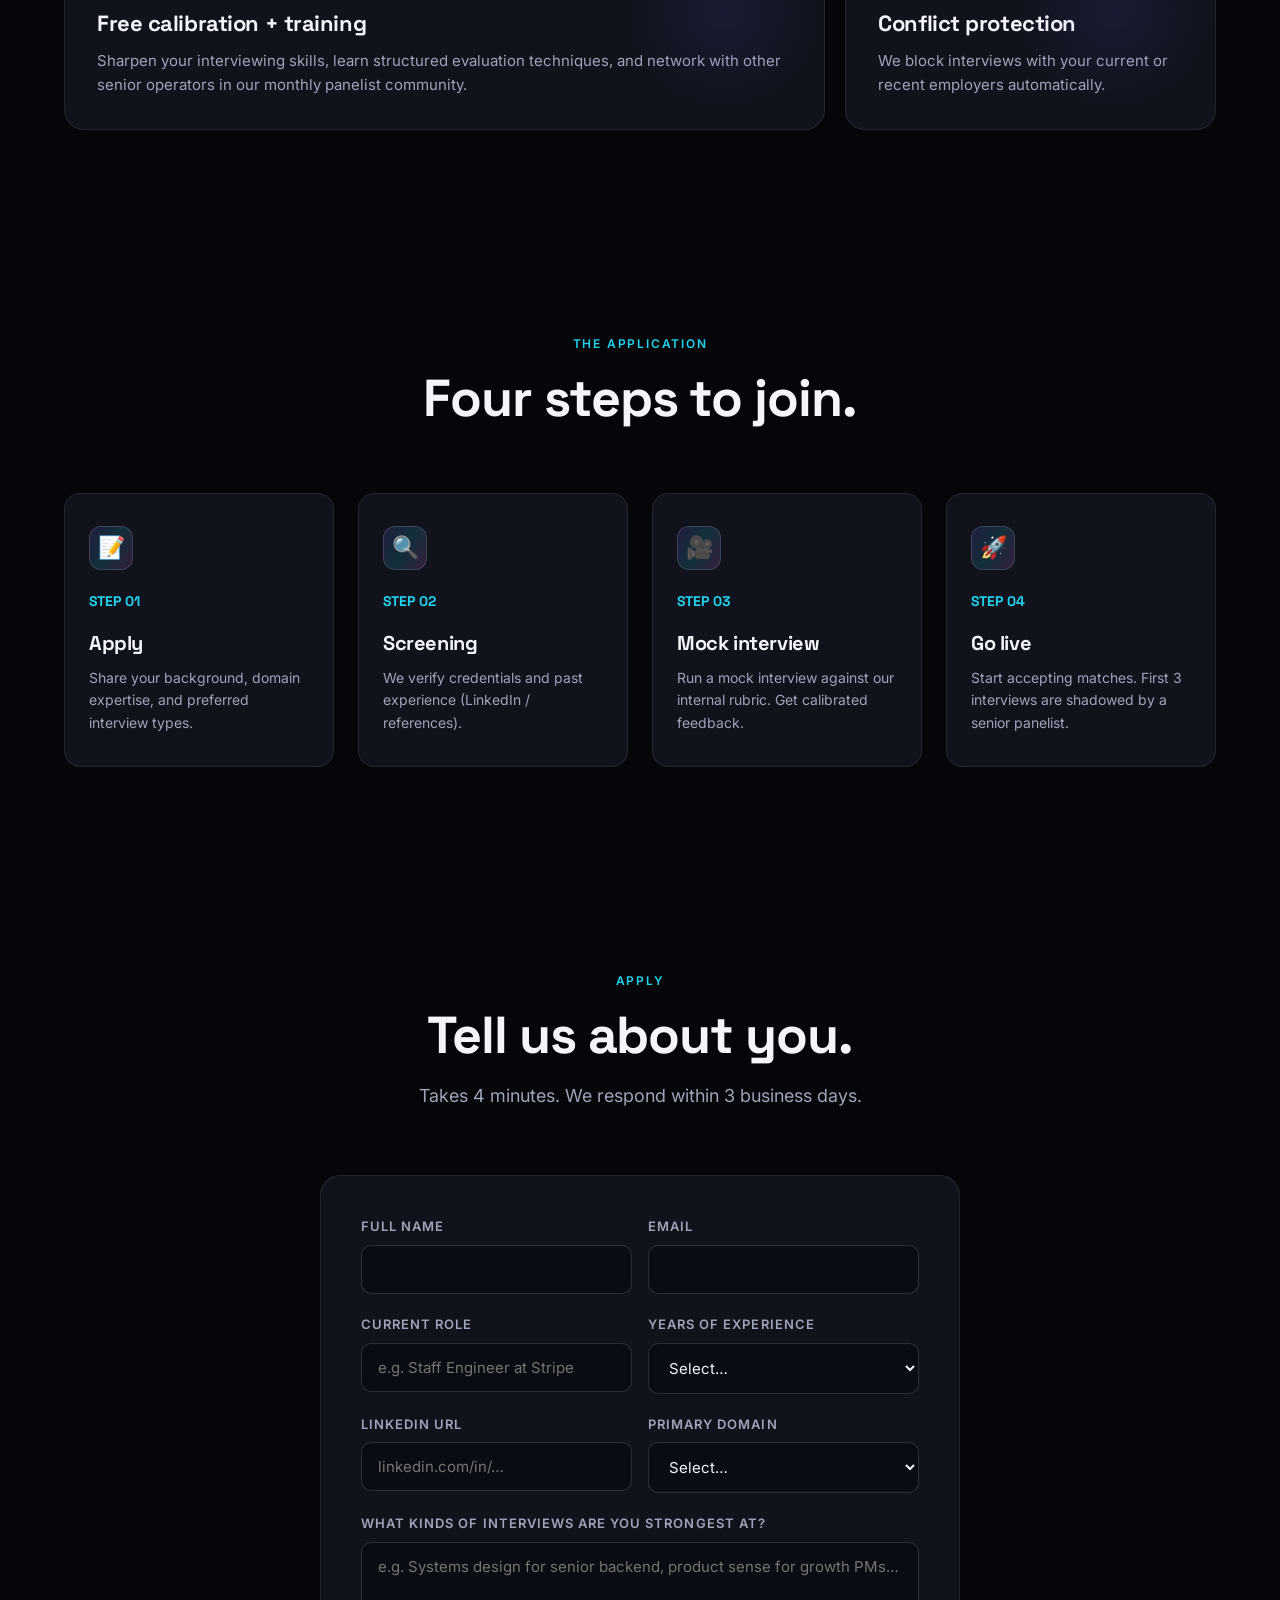
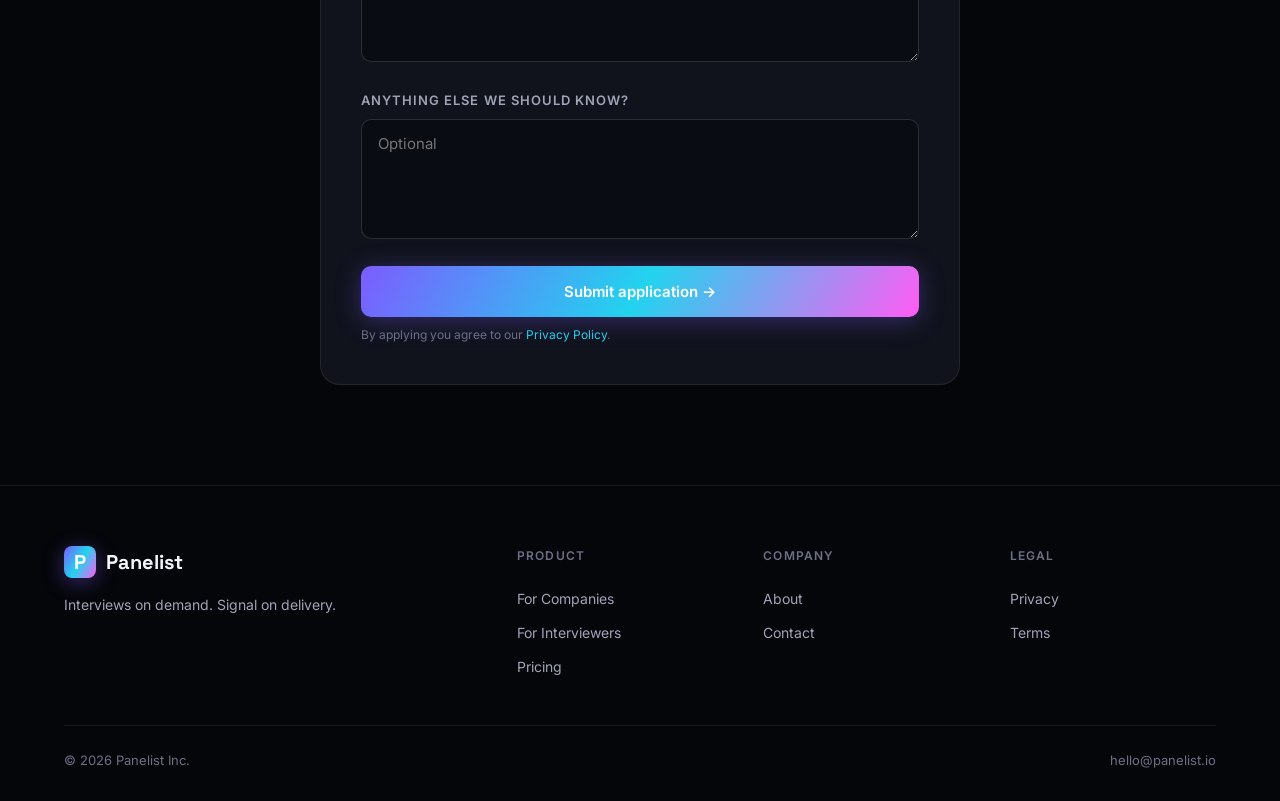
<file: INTERV~1.HTM>
<!DOCTYPE html>
<html lang="en">
<head>
<meta charset="UTF-8" /><meta name="viewport" content="width=device-width, initial-scale=1.0" />
<title>Become an Interviewer — Panelist</title>
<meta name="description" content="Earn $150–$300/hr running technical, PM, design, and executive interviews for top companies. Flexible schedule. Global network." />
<meta property="og:title" content="Become a Panelist Interviewer" /><meta property="og:image" content="og-image.png" />
<link rel="icon" type="image/svg+xml" href="favicon.svg" />
<link rel="preconnect" href="https://fonts.googleapis.com"><link rel="preconnect" href="https://fonts.gstatic.com" crossorigin>
<link href="https://fonts.googleapis.com/css2?family=Inter:wght@300;400;500;600;700;800;900&family=Space+Grotesk:wght@400;500;600;700&display=swap" rel="stylesheet">
<link rel="stylesheet" href="styles.css">
</head>
<body>
<div class="aurora"><div class="blob-3"></div></div>
<div class="grid-bg"></div>

<nav class="site-nav">
  <div class="container">
    <a class="logo" href="index.html"><div class="logo-mark">P</div><span>Panelist</span></a>
    <div class="nav-links">
      <a href="companies.html">For Companies</a>
      <a href="interviewers.html" class="active">For Interviewers</a>
      <a href="index.html#pricing">Pricing</a>
      <a href="about.html">About</a>
    </div>
    <div class="nav-cta"><a href="#apply" class="btn btn-primary">Apply now →</a></div>
  </div>
</nav>

<header class="hero compact">
  <div class="container">
    <div class="badge"><span class="dot"></span> Now accepting applications</div>
    <h1>Get paid to do<br/><span class="grad-text">what you already do well.</span></h1>
    <p>Join a global network of expert interviewers. Set your own hours. Earn $150–$300 per interview. Help great candidates land great roles.</p>
    <div class="hero-ctas">
      <a href="#apply" class="btn btn-primary btn-lg">Apply to join →</a>
      <a href="#perks" class="btn btn-ghost btn-lg">See the perks</a>
    </div>
    <div class="hero-stats" style="margin-top:60px">
      <div class="stat"><div class="stat-num">$150+</div><div class="stat-label">Per interview</div></div>
      <div class="stat"><div class="stat-num">Async</div><div class="stat-label">Or live — you choose</div></div>
      <div class="stat"><div class="stat-num">45 min</div><div class="stat-label">Average interview</div></div>
      <div class="stat"><div class="stat-num">Global</div><div class="stat-label">Companies as clients</div></div>
    </div>
  </div>
</header>

<section id="perks">
  <div class="container">
    <div class="section-head reveal"><span class="eyebrow">Why panelists love it</span><h2>Real income. Real impact. Zero grunt work.</h2></div>
    <div class="bento">
      <div class="bento-item reveal"><div class="bento-icon">💰</div><h3>Premium rates</h3><p>$150–$300/hr based on domain, seniority, and rating. Paid every 2 weeks.</p></div>
      <div class="bento-item reveal"><div class="bento-icon">📅</div><h3>Full schedule control</h3><p>Set your availability weekly. Accept only interviews that fit.</p></div>
      <div class="bento-item wide reveal"><div class="bento-icon">🎯</div><h3>Only relevant matches</h3><p>Our matching engine only sends you interviews in your stated domains and seniority band — no time wasted on wrong-fit calls.</p></div>
      <div class="bento-item wide reveal"><div class="bento-icon">📚</div><h3>Free calibration + training</h3><p>Sharpen your interviewing skills, learn structured evaluation techniques, and network with other senior operators in our monthly panelist community.</p></div>
      <div class="bento-item reveal"><div class="bento-icon">🛡️</div><h3>Conflict protection</h3><p>We block interviews with your current or recent employers automatically.</p></div>
    </div>
  </div>
</section>

<section>
  <div class="container">
    <div class="section-head reveal"><span class="eyebrow">The application</span><h2>Four steps to join.</h2></div>
    <div class="steps">
      <div class="step reveal"><div class="step-icon">📝</div><span class="step-num">STEP 01</span><h3>Apply</h3><p>Share your background, domain expertise, and preferred interview types.</p></div>
      <div class="step reveal"><div class="step-icon">🔍</div><span class="step-num">STEP 02</span><h3>Screening</h3><p>We verify credentials and past experience (LinkedIn / references).</p></div>
      <div class="step reveal"><div class="step-icon">🎥</div><span class="step-num">STEP 03</span><h3>Mock interview</h3><p>Run a mock interview against our internal rubric. Get calibrated feedback.</p></div>
      <div class="step reveal"><div class="step-icon">🚀</div><span class="step-num">STEP 04</span><h3>Go live</h3><p>Start accepting matches. First 3 interviews are shadowed by a senior panelist.</p></div>
    </div>
  </div>
</section>

<section id="apply">
  <div class="container">
    <div class="section-head reveal"><span class="eyebrow">Apply</span><h2>Tell us about you.</h2><p>Takes 4 minutes. We respond within 3 business days.</p></div>
    <form class="form reveal" data-async action="https://formspree.io/f/xgawzrlb" method="POST">
      <div class="form-row">
        <div class="form-group"><label>Full name</label><input name="name" required></div>
        <div class="form-group"><label>Email</label><input type="email" name="email" required></div>
      </div>
      <div class="form-row">
        <div class="form-group"><label>Current role</label><input name="role" required placeholder="e.g. Staff Engineer at Stripe"></div>
        <div class="form-group"><label>Years of experience</label><select name="years" required><option value="">Select…</option><option>3-5</option><option>6-10</option><option>11-15</option><option>15+</option></select></div>
      </div>
      <div class="form-row">
        <div class="form-group"><label>LinkedIn URL</label><input name="linkedin" required placeholder="linkedin.com/in/…"></div>
        <div class="form-group"><label>Primary domain</label><select name="domain" required><option value="">Select…</option><option>Backend Engineering</option><option>Frontend Engineering</option><option>Mobile</option><option>Data / ML</option><option>DevOps / SRE</option><option>Product Management</option><option>Design</option><option>Sales</option><option>Marketing</option><option>Executive</option><option>Other</option></select></div>
      </div>
      <div class="form-group full"><label>What kinds of interviews are you strongest at?</label><textarea name="strengths" placeholder="e.g. Systems design for senior backend, product sense for growth PMs…" required></textarea></div>
      <div class="form-group full"><label>Anything else we should know?</label><textarea name="notes" placeholder="Optional"></textarea></div>
      <button type="submit" class="btn btn-primary btn-lg btn-block">Submit application →</button>
      <small>By applying you agree to our <a href="privacy.html" style="color:var(--brand-2)">Privacy Policy</a>.</small>
    </form>
  </div>
</section>

<footer class="site-footer">
  <div class="container">
    <div class="footer-grid">
      <div class="footer-brand"><div class="logo"><div class="logo-mark">P</div><span>Panelist</span></div><p>Interviews on demand. Signal on delivery.</p></div>
      <div class="footer-col"><h5>Product</h5><a href="companies.html">For Companies</a><a href="interviewers.html">For Interviewers</a><a href="index.html#pricing">Pricing</a></div>
      <div class="footer-col"><h5>Company</h5><a href="about.html">About</a><a href="index.html#cta">Contact</a></div>
      <div class="footer-col"><h5>Legal</h5><a href="privacy.html">Privacy</a><a href="terms.html">Terms</a></div>
    </div>
    <div class="footer-bottom"><span>© 2026 Panelist Inc.</span><span>hello@panelist.io</span></div>
  </div>
</footer>
<script src="script.js"></script>
</body></html>
</file>
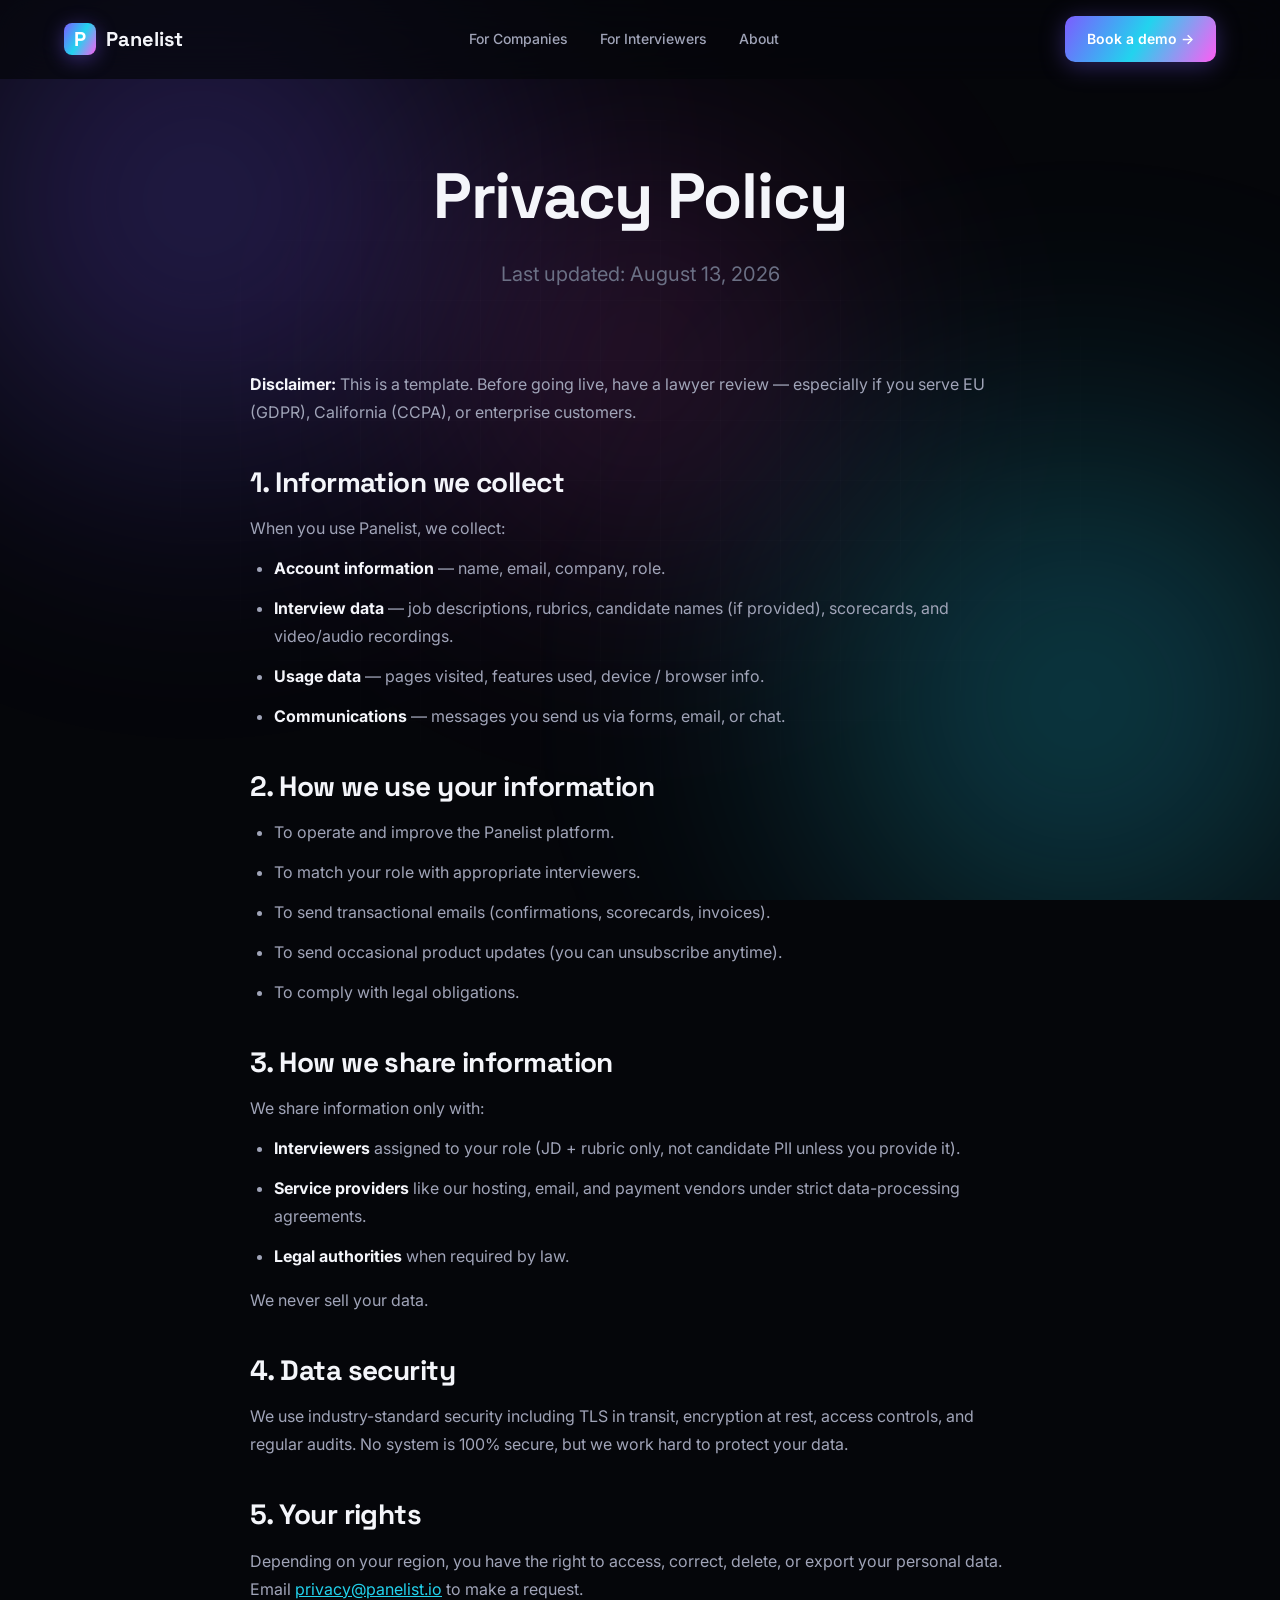
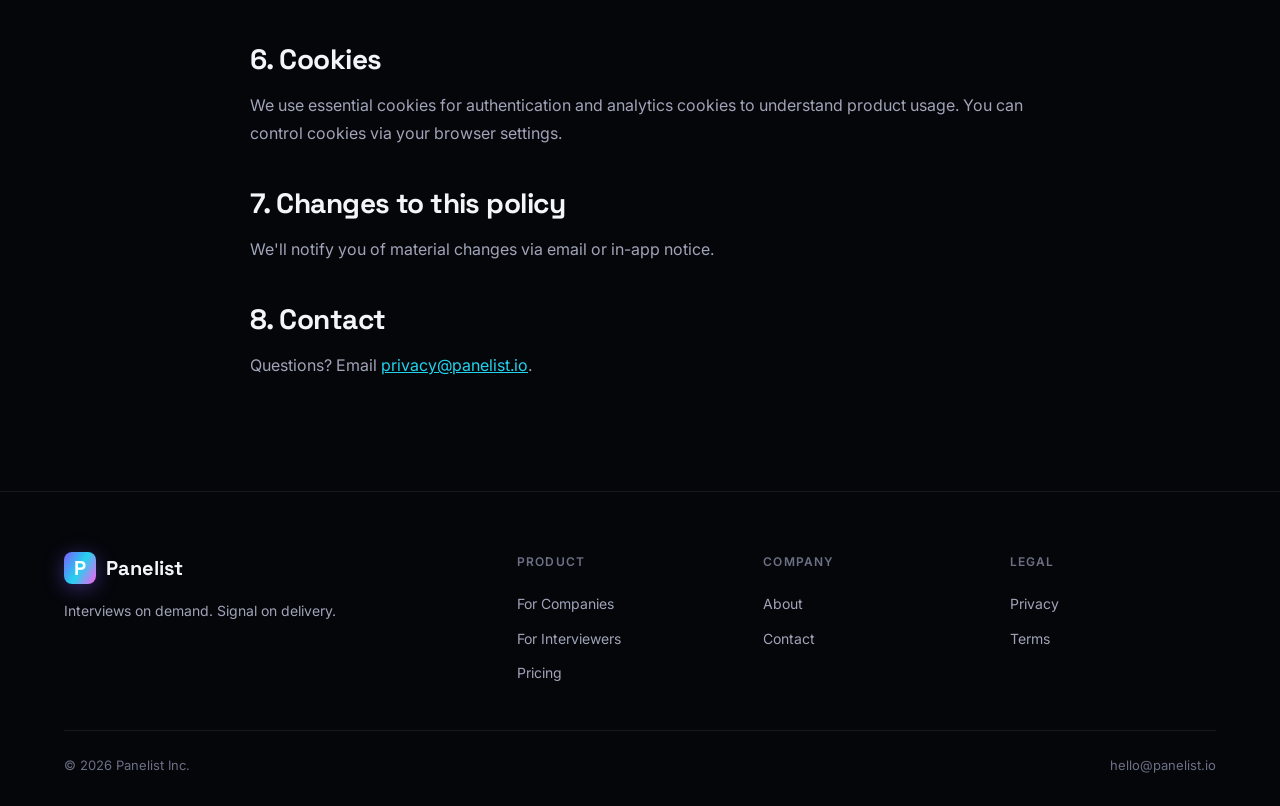
<file: privacy.html>
<!DOCTYPE html>
<html lang="en">
<head>
<meta charset="UTF-8" /><meta name="viewport" content="width=device-width, initial-scale=1.0" />
<title>Privacy Policy — Panelist</title>
<meta name="description" content="How Panelist collects, uses, and protects your data." />
<link rel="icon" type="image/svg+xml" href="favicon.svg" />
<link rel="preconnect" href="https://fonts.googleapis.com"><link rel="preconnect" href="https://fonts.gstatic.com" crossorigin>
<link href="https://fonts.googleapis.com/css2?family=Inter:wght@300;400;500;600;700;800;900&family=Space+Grotesk:wght@400;500;600;700&display=swap" rel="stylesheet">
<link rel="stylesheet" href="styles.css">
</head>
<body>
<div class="aurora"><div class="blob-3"></div></div>
<div class="grid-bg"></div>

<nav class="site-nav">
  <div class="container">
    <a class="logo" href="index.html"><div class="logo-mark">P</div><span>Panelist</span></a>
    <div class="nav-links">
      <a href="companies.html">For Companies</a>
      <a href="interviewers.html">For Interviewers</a>
      <a href="about.html">About</a>
    </div>
    <div class="nav-cta"><a href="index.html#cta" class="btn btn-primary">Book a demo →</a></div>
  </div>
</nav>

<header class="hero compact">
  <div class="container">
    <h1>Privacy Policy</h1>
    <p style="max-width:640px;margin:0 auto;color:var(--text-mute)">Last updated: August 13, 2026</p>
  </div>
</header>

<section style="padding-top:20px">
  <div class="container">
    <div class="prose">
      <p><strong>Disclaimer:</strong> This is a template. Before going live, have a lawyer review — especially if you serve EU (GDPR), California (CCPA), or enterprise customers.</p>

      <h2>1. Information we collect</h2>
      <p>When you use Panelist, we collect:</p>
      <ul>
        <li><strong>Account information</strong> — name, email, company, role.</li>
        <li><strong>Interview data</strong> — job descriptions, rubrics, candidate names (if provided), scorecards, and video/audio recordings.</li>
        <li><strong>Usage data</strong> — pages visited, features used, device / browser info.</li>
        <li><strong>Communications</strong> — messages you send us via forms, email, or chat.</li>
      </ul>

      <h2>2. How we use your information</h2>
      <ul>
        <li>To operate and improve the Panelist platform.</li>
        <li>To match your role with appropriate interviewers.</li>
        <li>To send transactional emails (confirmations, scorecards, invoices).</li>
        <li>To send occasional product updates (you can unsubscribe anytime).</li>
        <li>To comply with legal obligations.</li>
      </ul>

      <h2>3. How we share information</h2>
      <p>We share information only with:</p>
      <ul>
        <li><strong>Interviewers</strong> assigned to your role (JD + rubric only, not candidate PII unless you provide it).</li>
        <li><strong>Service providers</strong> like our hosting, email, and payment vendors under strict data-processing agreements.</li>
        <li><strong>Legal authorities</strong> when required by law.</li>
      </ul>
      <p>We never sell your data.</p>

      <h2>4. Data security</h2>
      <p>We use industry-standard security including TLS in transit, encryption at rest, access controls, and regular audits. No system is 100% secure, but we work hard to protect your data.</p>

      <h2>5. Your rights</h2>
      <p>Depending on your region, you have the right to access, correct, delete, or export your personal data. Email <a href="mailto:privacy@panelist.io">privacy@panelist.io</a> to make a request.</p>

      <h2>6. Cookies</h2>
      <p>We use essential cookies for authentication and analytics cookies to understand product usage. You can control cookies via your browser settings.</p>

      <h2>7. Changes to this policy</h2>
      <p>We'll notify you of material changes via email or in-app notice.</p>

      <h2>8. Contact</h2>
      <p>Questions? Email <a href="mailto:privacy@panelist.io">privacy@panelist.io</a>.</p>
    </div>
  </div>
</section>

<footer class="site-footer">
  <div class="container">
    <div class="footer-grid">
      <div class="footer-brand"><div class="logo"><div class="logo-mark">P</div><span>Panelist</span></div><p>Interviews on demand. Signal on delivery.</p></div>
      <div class="footer-col"><h5>Product</h5><a href="companies.html">For Companies</a><a href="interviewers.html">For Interviewers</a><a href="index.html#pricing">Pricing</a></div>
      <div class="footer-col"><h5>Company</h5><a href="about.html">About</a><a href="index.html#cta">Contact</a></div>
      <div class="footer-col"><h5>Legal</h5><a href="privacy.html">Privacy</a><a href="terms.html">Terms</a></div>
    </div>
    <div class="footer-bottom"><span>© 2026 Panelist Inc.</span><span>hello@panelist.io</span></div>
  </div>
</footer>
<script src="script.js"></script>
</body></html>
</file>
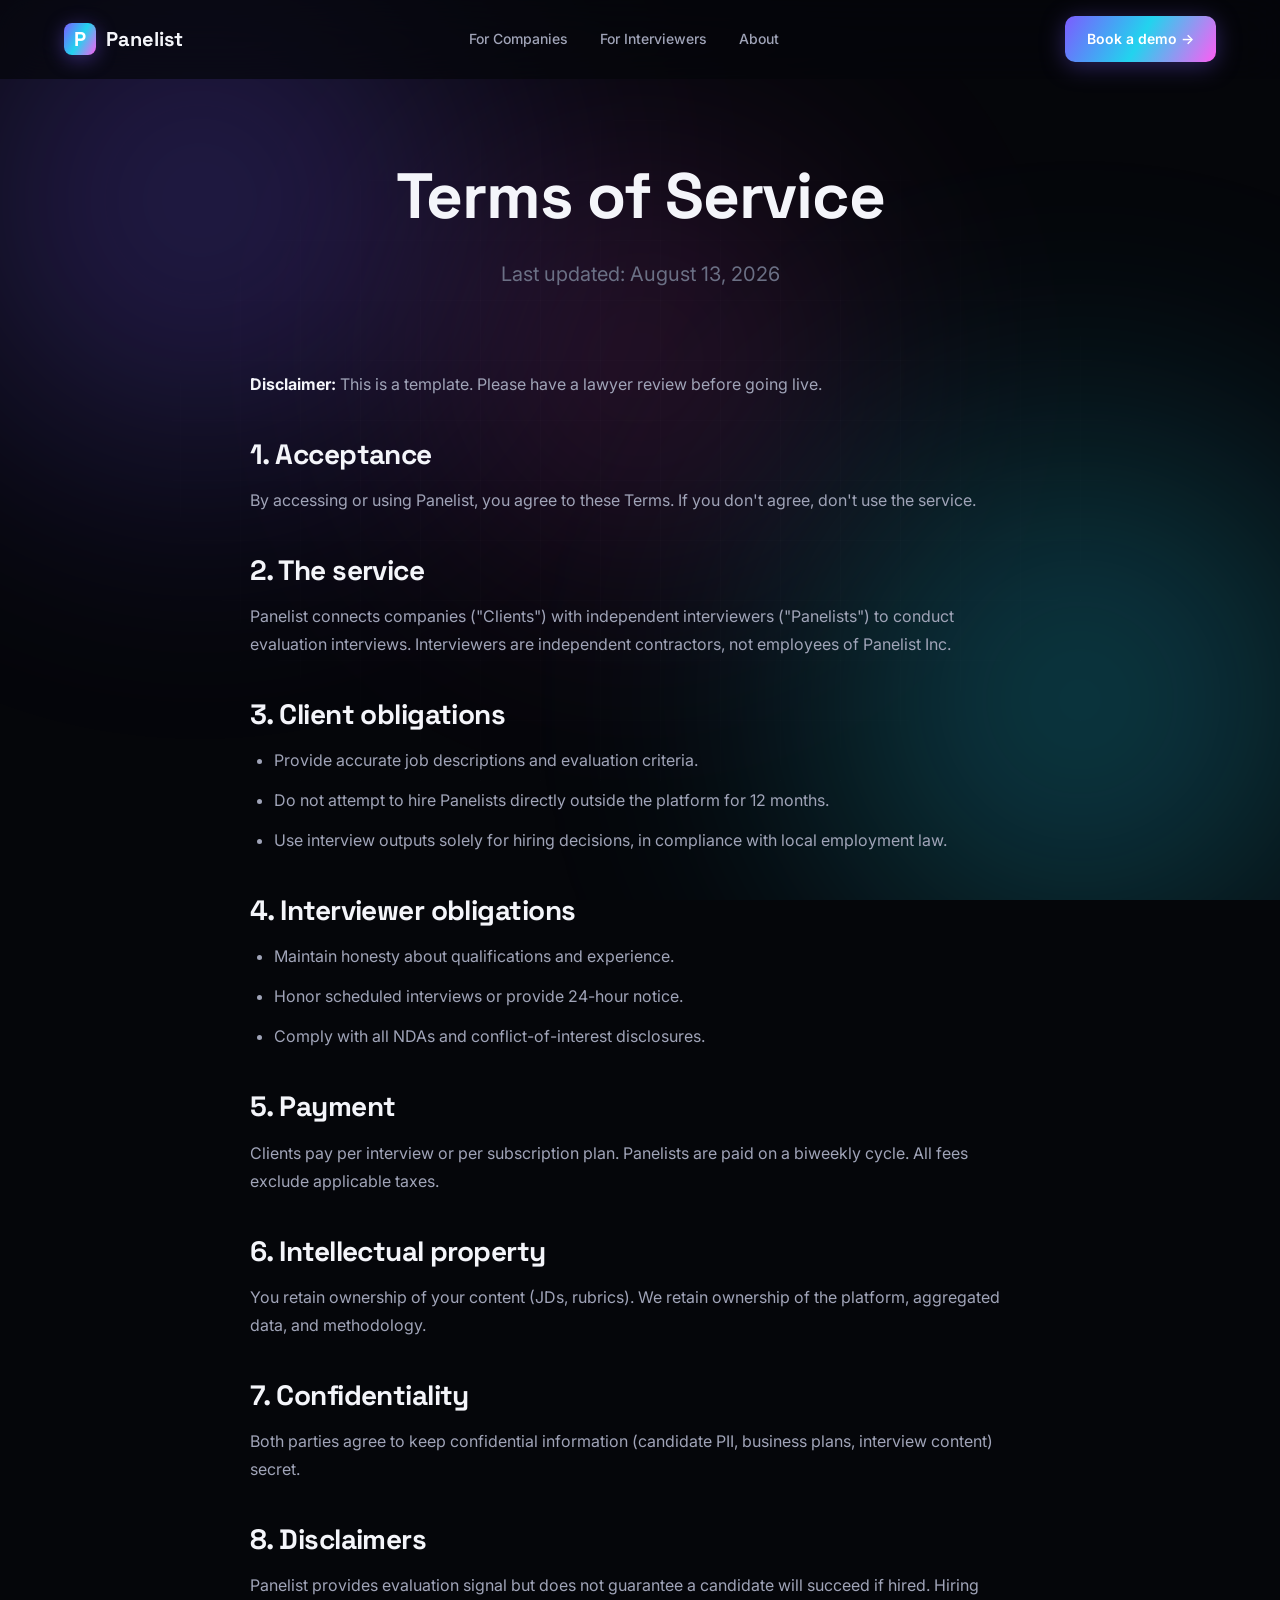
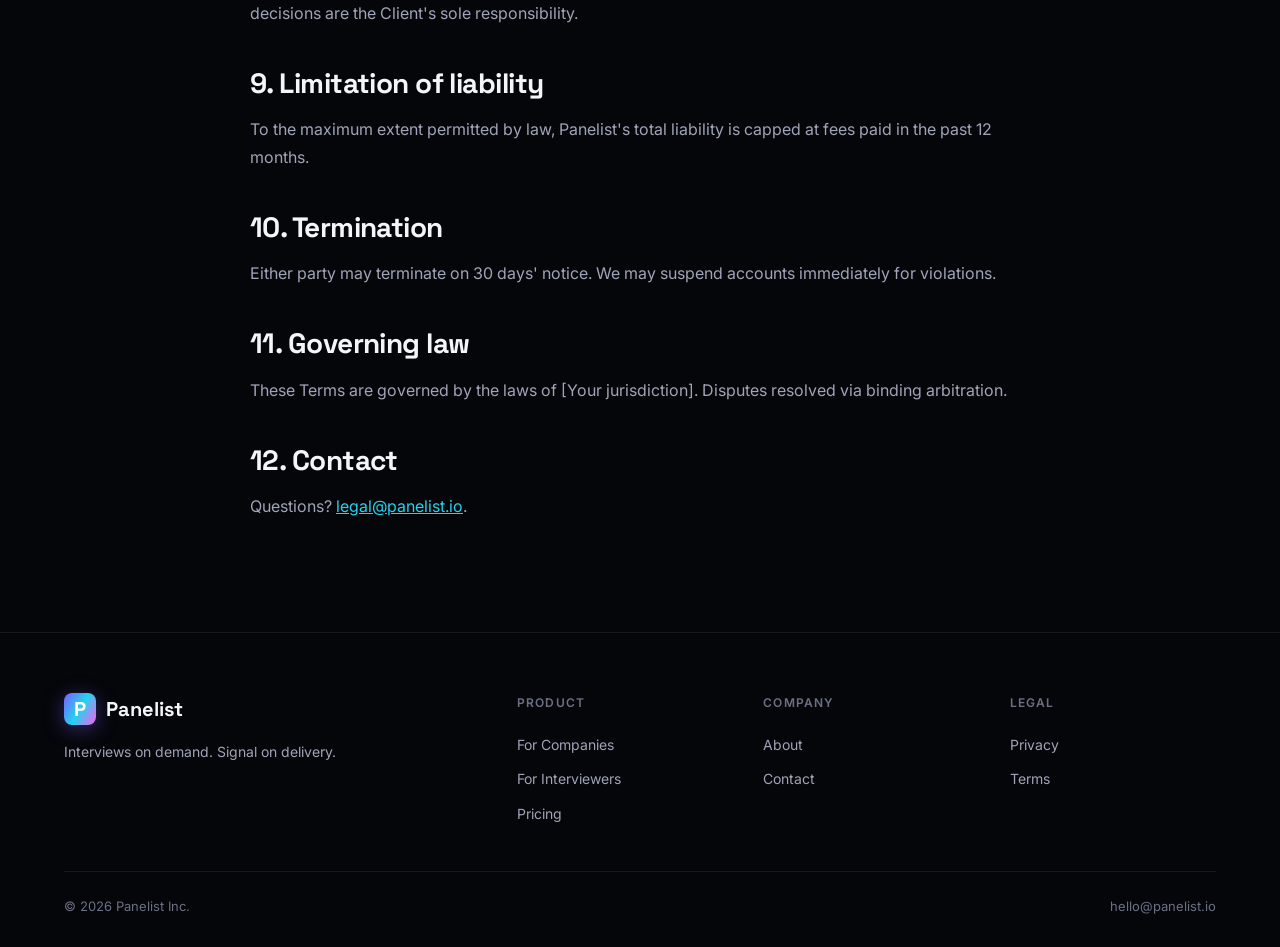
<file: terms.html>
<!DOCTYPE html>
<html lang="en">
<head>
<meta charset="UTF-8" /><meta name="viewport" content="width=device-width, initial-scale=1.0" />
<title>Terms of Service — Panelist</title>
<meta name="description" content="Terms governing use of the Panelist platform." />
<link rel="icon" type="image/svg+xml" href="favicon.svg" />
<link rel="preconnect" href="https://fonts.googleapis.com"><link rel="preconnect" href="https://fonts.gstatic.com" crossorigin>
<link href="https://fonts.googleapis.com/css2?family=Inter:wght@300;400;500;600;700;800;900&family=Space+Grotesk:wght@400;500;600;700&display=swap" rel="stylesheet">
<link rel="stylesheet" href="styles.css">
</head>
<body>
<div class="aurora"><div class="blob-3"></div></div>
<div class="grid-bg"></div>

<nav class="site-nav">
  <div class="container">
    <a class="logo" href="index.html"><div class="logo-mark">P</div><span>Panelist</span></a>
    <div class="nav-links">
      <a href="companies.html">For Companies</a>
      <a href="interviewers.html">For Interviewers</a>
      <a href="about.html">About</a>
    </div>
    <div class="nav-cta"><a href="index.html#cta" class="btn btn-primary">Book a demo →</a></div>
  </div>
</nav>

<header class="hero compact">
  <div class="container">
    <h1>Terms of Service</h1>
    <p style="max-width:640px;margin:0 auto;color:var(--text-mute)">Last updated: August 13, 2026</p>
  </div>
</header>

<section style="padding-top:20px">
  <div class="container">
    <div class="prose">
      <p><strong>Disclaimer:</strong> This is a template. Please have a lawyer review before going live.</p>

      <h2>1. Acceptance</h2>
      <p>By accessing or using Panelist, you agree to these Terms. If you don't agree, don't use the service.</p>

      <h2>2. The service</h2>
      <p>Panelist connects companies ("Clients") with independent interviewers ("Panelists") to conduct evaluation interviews. Interviewers are independent contractors, not employees of Panelist Inc.</p>

      <h2>3. Client obligations</h2>
      <ul>
        <li>Provide accurate job descriptions and evaluation criteria.</li>
        <li>Do not attempt to hire Panelists directly outside the platform for 12 months.</li>
        <li>Use interview outputs solely for hiring decisions, in compliance with local employment law.</li>
      </ul>

      <h2>4. Interviewer obligations</h2>
      <ul>
        <li>Maintain honesty about qualifications and experience.</li>
        <li>Honor scheduled interviews or provide 24-hour notice.</li>
        <li>Comply with all NDAs and conflict-of-interest disclosures.</li>
      </ul>

      <h2>5. Payment</h2>
      <p>Clients pay per interview or per subscription plan. Panelists are paid on a biweekly cycle. All fees exclude applicable taxes.</p>

      <h2>6. Intellectual property</h2>
      <p>You retain ownership of your content (JDs, rubrics). We retain ownership of the platform, aggregated data, and methodology.</p>

      <h2>7. Confidentiality</h2>
      <p>Both parties agree to keep confidential information (candidate PII, business plans, interview content) secret.</p>

      <h2>8. Disclaimers</h2>
      <p>Panelist provides evaluation signal but does not guarantee a candidate will succeed if hired. Hiring decisions are the Client's sole responsibility.</p>

      <h2>9. Limitation of liability</h2>
      <p>To the maximum extent permitted by law, Panelist's total liability is capped at fees paid in the past 12 months.</p>

      <h2>10. Termination</h2>
      <p>Either party may terminate on 30 days' notice. We may suspend accounts immediately for violations.</p>

      <h2>11. Governing law</h2>
      <p>These Terms are governed by the laws of [Your jurisdiction]. Disputes resolved via binding arbitration.</p>

      <h2>12. Contact</h2>
      <p>Questions? <a href="mailto:legal@panelist.io">legal@panelist.io</a>.</p>
    </div>
  </div>
</section>

<footer class="site-footer">
  <div class="container">
    <div class="footer-grid">
      <div class="footer-brand"><div class="logo"><div class="logo-mark">P</div><span>Panelist</span></div><p>Interviews on demand. Signal on delivery.</p></div>
      <div class="footer-col"><h5>Product</h5><a href="companies.html">For Companies</a><a href="interviewers.html">For Interviewers</a><a href="index.html#pricing">Pricing</a></div>
      <div class="footer-col"><h5>Company</h5><a href="about.html">About</a><a href="index.html#cta">Contact</a></div>
      <div class="footer-col"><h5>Legal</h5><a href="privacy.html">Privacy</a><a href="terms.html">Terms</a></div>
    </div>
    <div class="footer-bottom"><span>© 2026 Panelist Inc.</span><span>hello@panelist.io</span></div>
  </div>
</footer>
<script src="script.js"></script>
</body></html>
</file>
<file: styles.css>
/* ============================================
   PANELIST — shared design system
   Change tokens here to restyle the whole site.
   ============================================ */

:root {
  --bg: #05060a;
  --bg-2: #0a0c14;
  --surface: #10131c;
  --surface-2: #171b28;
  --border: rgba(255,255,255,0.08);
  --border-strong: rgba(255,255,255,0.14);
  --text: #f4f5fa;
  --text-dim: #a0a4b8;
  --text-mute: #6b7085;
  --brand: #7c5cff;
  --brand-2: #22d3ee;
  --brand-3: #ff5cf4;
  --accent-green: #4ade80;
  --danger: #ff5c7c;
  --grad: linear-gradient(120deg, #7c5cff 0%, #22d3ee 50%, #ff5cf4 100%);
  --grad-soft: linear-gradient(120deg, rgba(124,92,255,.15), rgba(34,211,238,.15), rgba(255,92,244,.15));
}

* { box-sizing: border-box; margin: 0; padding: 0; }
html { scroll-behavior: smooth; }
body {
  background: var(--bg);
  color: var(--text);
  font-family: 'Inter', system-ui, -apple-system, sans-serif;
  font-size: 16px;
  line-height: 1.6;
  overflow-x: hidden;
  -webkit-font-smoothing: antialiased;
}
h1, h2, h3, h4 { font-family: 'Space Grotesk', 'Inter', sans-serif; font-weight: 700; letter-spacing: -0.02em; line-height: 1.15; }
a { color: inherit; text-decoration: none; }
.container { max-width: 1200px; margin: 0 auto; padding: 0 24px; }
.grad-text { background: var(--grad); -webkit-background-clip: text; background-clip: text; -webkit-text-fill-color: transparent; }

/* ---- Background aurora ---- */
.aurora { position: fixed; inset: 0; z-index: -1; overflow: hidden; pointer-events: none; }
.aurora::before, .aurora::after {
  content: ""; position: absolute; width: 800px; height: 800px; border-radius: 50%;
  filter: blur(120px); opacity: 0.35; animation: float 20s ease-in-out infinite;
}
.aurora::before { background: radial-gradient(circle, #7c5cff 0%, transparent 70%); top: -200px; left: -200px; }
.aurora::after { background: radial-gradient(circle, #22d3ee 0%, transparent 70%); bottom: -200px; right: -200px; animation-delay: -10s; }
.aurora .blob-3 {
  position: absolute; width: 600px; height: 600px; border-radius: 50%;
  background: radial-gradient(circle, #ff5cf4 0%, transparent 70%);
  filter: blur(120px); opacity: 0.2; top: 40%; left: 50%; transform: translate(-50%, -50%);
  animation: float 25s ease-in-out infinite -5s;
}
@keyframes float {
  0%, 100% { transform: translate(0, 0) scale(1); }
  33% { transform: translate(50px, -50px) scale(1.1); }
  66% { transform: translate(-30px, 30px) scale(0.95); }
}
.grid-bg {
  position: fixed; inset: 0; z-index: -1; opacity: 0.4;
  background-image:
    linear-gradient(rgba(255,255,255,0.03) 1px, transparent 1px),
    linear-gradient(90deg, rgba(255,255,255,0.03) 1px, transparent 1px);
  background-size: 60px 60px;
  mask-image: radial-gradient(ellipse at center, black 30%, transparent 80%);
}

/* ---- Navigation ---- */
nav.site-nav {
  position: fixed; top: 0; left: 0; right: 0; z-index: 100;
  padding: 16px 0; backdrop-filter: blur(20px);
  background: rgba(5,6,10,0.7);
  border-bottom: 1px solid transparent;
  transition: all 0.3s ease;
}
nav.site-nav.scrolled { border-bottom-color: var(--border); background: rgba(5,6,10,0.9); }
nav.site-nav .container { display: flex; align-items: center; justify-content: space-between; }
.logo { display: flex; align-items: center; gap: 10px; font-family: 'Space Grotesk', sans-serif; font-weight: 700; font-size: 20px; }
.logo-mark {
  width: 32px; height: 32px; border-radius: 8px; background: var(--grad);
  display: grid; place-items: center; font-weight: 800; color: white;
  box-shadow: 0 4px 20px rgba(124,92,255,0.4);
}
.nav-links { display: flex; gap: 32px; align-items: center; }
.nav-links a { color: var(--text-dim); font-size: 14px; font-weight: 500; transition: color .2s; }
.nav-links a:hover, .nav-links a.active { color: var(--text); }
.nav-cta { display: flex; gap: 12px; align-items: center; }
.menu-toggle { display: none; background: none; border: none; color: var(--text); font-size: 24px; cursor: pointer; }
@media (max-width: 900px) {
  .nav-links, .nav-cta a.btn-ghost { display: none; }
}

/* ---- Buttons ---- */
.btn {
  display: inline-flex; align-items: center; gap: 8px;
  padding: 12px 22px; border-radius: 10px; font-weight: 600; font-size: 14px;
  cursor: pointer; transition: all .2s ease; border: none;
  font-family: inherit; text-decoration: none;
}
.btn-primary { background: var(--grad); color: white; position: relative; box-shadow: 0 4px 24px rgba(124,92,255,0.35); }
.btn-primary:hover { transform: translateY(-2px); box-shadow: 0 8px 32px rgba(124,92,255,0.5); }
.btn-ghost { background: rgba(255,255,255,0.05); color: var(--text); border: 1px solid var(--border-strong); }
.btn-ghost:hover { background: rgba(255,255,255,0.1); border-color: rgba(255,255,255,0.25); }
.btn-lg { padding: 16px 28px; font-size: 15px; }
.btn-block { width: 100%; justify-content: center; }

/* ---- Hero ---- */
.hero { padding: 180px 0 100px; text-align: center; position: relative; }
.hero.compact { padding: 160px 0 60px; }
.badge {
  display: inline-flex; align-items: center; gap: 8px;
  padding: 6px 14px; border-radius: 999px;
  background: rgba(255,255,255,0.05); border: 1px solid var(--border-strong);
  font-size: 13px; color: var(--text-dim); margin-bottom: 32px;
  animation: fadeInUp .8s ease .1s both;
}
.badge .dot { width: 6px; height: 6px; border-radius: 50%; background: var(--accent-green); box-shadow: 0 0 12px var(--accent-green); }
.hero h1 { font-size: clamp(40px, 7vw, 84px); margin-bottom: 24px; animation: fadeInUp .8s ease .2s both; }
.hero.compact h1 { font-size: clamp(36px, 5.5vw, 64px); }
.hero p { font-size: clamp(17px, 2vw, 20px); color: var(--text-dim); max-width: 640px; margin: 0 auto 40px; animation: fadeInUp .8s ease .3s both; }
.hero-ctas { display: flex; gap: 12px; justify-content: center; flex-wrap: wrap; animation: fadeInUp .8s ease .4s both; }

/* ---- Stats ---- */
.hero-stats { margin-top: 80px; display: grid; grid-template-columns: repeat(4, 1fr); gap: 32px; max-width: 900px; margin-left: auto; margin-right: auto; animation: fadeInUp .8s ease .5s both; }
.stat { text-align: center; }
.stat-num { font-family: 'Space Grotesk', sans-serif; font-weight: 700; font-size: 40px; background: var(--grad); -webkit-background-clip: text; background-clip: text; -webkit-text-fill-color: transparent; margin-bottom: 4px; }
.stat-label { color: var(--text-mute); font-size: 13px; text-transform: uppercase; letter-spacing: 0.1em; }
@media (max-width: 640px) { .hero-stats { grid-template-columns: repeat(2, 1fr); } }
@keyframes fadeInUp { from { opacity: 0; transform: translateY(20px); } to { opacity: 1; transform: translateY(0); } }

/* ---- Sections ---- */
section { padding: 100px 0; position: relative; }
.section-head { text-align: center; margin-bottom: 64px; }
.eyebrow { display: inline-block; text-transform: uppercase; letter-spacing: 0.15em; font-size: 12px; font-weight: 600; color: var(--brand-2); margin-bottom: 16px; }
.section-head h2 { font-size: clamp(32px, 5vw, 52px); margin-bottom: 16px; }
.section-head p { color: var(--text-dim); font-size: 18px; max-width: 600px; margin: 0 auto; }

/* ---- Logos ---- */
.logos { padding: 60px 0; border-top: 1px solid var(--border); border-bottom: 1px solid var(--border); }
.logos-inner { display: flex; align-items: center; justify-content: space-around; flex-wrap: wrap; gap: 40px; filter: grayscale(1); opacity: 0.55; }
.logos-inner span { font-family: 'Space Grotesk', sans-serif; font-weight: 700; font-size: 22px; color: var(--text-dim); }
.logos-title { text-align: center; color: var(--text-mute); font-size: 13px; text-transform: uppercase; letter-spacing: 0.15em; margin-bottom: 32px; }

/* ---- Steps ---- */
.steps { display: grid; grid-template-columns: repeat(4, 1fr); gap: 24px; }
.step { background: var(--surface); border: 1px solid var(--border); border-radius: 16px; padding: 32px 24px; transition: all .3s ease; }
.step:hover { border-color: var(--border-strong); transform: translateY(-4px); }
.step-num { font-family: 'Space Grotesk', sans-serif; font-size: 14px; font-weight: 700; color: var(--brand-2); margin-bottom: 20px; display: block; }
.step h3 { font-size: 20px; margin-bottom: 12px; }
.step p { color: var(--text-dim); font-size: 14px; }
.step-icon { width: 44px; height: 44px; border-radius: 12px; background: var(--grad-soft); border: 1px solid var(--border-strong); display: grid; place-items: center; margin-bottom: 20px; font-size: 22px; }
@media (max-width: 900px) { .steps { grid-template-columns: repeat(2, 1fr); } }
@media (max-width: 500px) { .steps { grid-template-columns: 1fr; } }

/* ---- Bento ---- */
.bento { display: grid; grid-template-columns: repeat(3, 1fr); gap: 20px; }
.bento-item { background: var(--surface); border: 1px solid var(--border); border-radius: 20px; padding: 32px; position: relative; overflow: hidden; transition: all .3s ease; }
.bento-item:hover { border-color: var(--border-strong); transform: translateY(-4px); }
.bento-item.wide { grid-column: span 2; }
.bento-item h3 { font-size: 22px; margin-bottom: 12px; }
.bento-item p { color: var(--text-dim); font-size: 15px; }
.bento-icon { width: 48px; height: 48px; border-radius: 12px; background: linear-gradient(135deg, rgba(124,92,255,0.25), rgba(34,211,238,0.15)); border: 1px solid var(--border-strong); display: grid; place-items: center; margin-bottom: 20px; font-size: 24px; }
.bento-item::after { content: ""; position: absolute; top: 0; right: 0; width: 200px; height: 200px; background: radial-gradient(circle, rgba(124,92,255,0.1) 0%, transparent 70%); pointer-events: none; }
@media (max-width: 900px) { .bento { grid-template-columns: 1fr; } .bento-item.wide { grid-column: span 1; } }

/* ---- Cards (interviewer / team / generic) ---- */
.card-grid { display: grid; grid-template-columns: repeat(4, 1fr); gap: 20px; }
.card-grid.three { grid-template-columns: repeat(3, 1fr); }
.card {
  background: var(--surface); border: 1px solid var(--border); border-radius: 16px;
  padding: 24px; transition: all .3s ease; position: relative; overflow: hidden;
}
.card:hover { border-color: var(--brand); transform: translateY(-4px); }
.avatar { width: 56px; height: 56px; border-radius: 50%; background: var(--grad); display: grid; place-items: center; font-weight: 700; color: white; font-size: 20px; margin-bottom: 16px; }
.card h4 { font-size: 17px; margin-bottom: 4px; }
.card .role { color: var(--text-mute); font-size: 13px; margin-bottom: 16px; }
.tags { display: flex; flex-wrap: wrap; gap: 6px; margin-bottom: 16px; }
.tag { padding: 3px 10px; background: rgba(124,92,255,0.12); border: 1px solid rgba(124,92,255,0.25); border-radius: 999px; font-size: 11px; color: var(--text-dim); font-weight: 500; }
.card .meta { display: flex; justify-content: space-between; padding-top: 16px; border-top: 1px solid var(--border); font-size: 13px; color: var(--text-dim); }
.meta strong { color: var(--text); font-weight: 600; }
@media (max-width: 900px) { .card-grid, .card-grid.three { grid-template-columns: repeat(2, 1fr); } }
@media (max-width: 500px) { .card-grid, .card-grid.three { grid-template-columns: 1fr; } }

/* ---- Pricing ---- */
.pricing { display: grid; grid-template-columns: repeat(3, 1fr); gap: 20px; max-width: 1100px; margin: 0 auto; }
.price-card { background: var(--surface); border: 1px solid var(--border); border-radius: 20px; padding: 36px 28px; position: relative; transition: all .3s ease; }
.price-card.featured {
  border: 1px solid transparent;
  background: linear-gradient(var(--surface), var(--surface)) padding-box, var(--grad) border-box;
  transform: scale(1.03);
  box-shadow: 0 20px 60px rgba(124,92,255,0.2);
}
.price-card h3 { font-size: 20px; margin-bottom: 8px; }
.price-card .desc { color: var(--text-mute); font-size: 14px; margin-bottom: 24px; }
.price { font-family: 'Space Grotesk', sans-serif; font-weight: 700; font-size: 44px; margin-bottom: 4px; }
.price-suffix { color: var(--text-mute); font-size: 14px; margin-bottom: 24px; }
.price-card ul { list-style: none; margin: 24px 0; }
.price-card li { padding: 10px 0; color: var(--text-dim); font-size: 14px; display: flex; align-items: center; gap: 10px; }
.price-card li::before { content: "✓"; color: var(--accent-green); font-weight: 700; width: 20px; height: 20px; border-radius: 50%; background: rgba(74,222,128,0.12); display: grid; place-items: center; font-size: 12px; flex-shrink: 0; }
.featured-badge { position: absolute; top: -12px; left: 50%; transform: translateX(-50%); background: var(--grad); color: white; padding: 4px 12px; border-radius: 999px; font-size: 11px; font-weight: 600; text-transform: uppercase; letter-spacing: 0.1em; }
@media (max-width: 900px) { .pricing { grid-template-columns: 1fr; } .price-card.featured { transform: scale(1); } }

/* ---- Quotes ---- */
.quotes { display: grid; grid-template-columns: repeat(3, 1fr); gap: 20px; }
.quote { background: var(--surface); border: 1px solid var(--border); border-radius: 16px; padding: 28px; transition: all .3s ease; }
.quote:hover { border-color: var(--border-strong); }
.quote p { font-size: 15px; color: var(--text); margin-bottom: 20px; line-height: 1.6; font-style: italic; }
.quote .who { display: flex; gap: 12px; align-items: center; }
.quote .who .avatar { width: 40px; height: 40px; font-size: 14px; margin: 0; }
.quote .who div h5 { font-size: 14px; margin-bottom: 2px; }
.quote .who div span { color: var(--text-mute); font-size: 12px; }
@media (max-width: 900px) { .quotes { grid-template-columns: 1fr; } }

/* ---- FAQ ---- */
.faq { max-width: 800px; margin: 0 auto; }
.faq-item { border-bottom: 1px solid var(--border); padding: 20px 0; cursor: pointer; }
.faq-q { display: flex; justify-content: space-between; align-items: center; font-family: 'Space Grotesk', sans-serif; font-weight: 600; font-size: 17px; }
.faq-q::after { content: "+"; font-size: 24px; color: var(--brand-2); transition: transform .3s; }
.faq-item.open .faq-q::after { transform: rotate(45deg); }
.faq-a { max-height: 0; overflow: hidden; color: var(--text-dim); transition: max-height .4s ease, padding .4s ease; font-size: 15px; }
.faq-item.open .faq-a { max-height: 500px; padding-top: 12px; }

/* ---- CTA ---- */
.cta-wrap {
  padding: 80px 40px; text-align: center; border-radius: 24px;
  background: linear-gradient(var(--surface), var(--surface)) padding-box, var(--grad) border-box;
  border: 1px solid transparent; position: relative; overflow: hidden;
}
.cta-wrap::before { content: ""; position: absolute; inset: 0; background: radial-gradient(circle at 50% 0%, rgba(124,92,255,0.25) 0%, transparent 60%); pointer-events: none; }
.cta-wrap h2 { font-size: clamp(32px, 5vw, 48px); margin-bottom: 16px; position: relative; }
.cta-wrap p { color: var(--text-dim); font-size: 18px; margin-bottom: 32px; position: relative; }
.cta-wrap .btns { display: flex; gap: 12px; justify-content: center; flex-wrap: wrap; position: relative; }

/* ---- Forms ---- */
.form { max-width: 640px; margin: 0 auto; background: var(--surface); border: 1px solid var(--border); border-radius: 20px; padding: 40px; }
.form-row { display: grid; grid-template-columns: 1fr 1fr; gap: 16px; }
.form-group { margin-bottom: 20px; }
.form-group.full { grid-column: span 2; }
.form label { display: block; font-size: 13px; font-weight: 600; color: var(--text-dim); margin-bottom: 8px; text-transform: uppercase; letter-spacing: 0.08em; }
.form input, .form select, .form textarea {
  width: 100%; padding: 14px 16px; border-radius: 10px;
  background: var(--bg-2); border: 1px solid var(--border-strong);
  color: var(--text); font-family: inherit; font-size: 15px;
  transition: all .2s;
}
.form input:focus, .form select:focus, .form textarea:focus {
  outline: none; border-color: var(--brand);
  box-shadow: 0 0 0 3px rgba(124,92,255,0.15);
}
.form textarea { min-height: 120px; resize: vertical; }
.form small { display: block; margin-top: 8px; color: var(--text-mute); font-size: 12px; }
@media (max-width: 640px) { .form-row { grid-template-columns: 1fr; } .form-group.full { grid-column: span 1; } .form { padding: 24px; } }

/* ---- Prose (for legal / long-form) ---- */
.prose { max-width: 780px; margin: 0 auto; color: var(--text-dim); }
.prose h2 { color: var(--text); font-size: 28px; margin: 40px 0 16px; }
.prose h3 { color: var(--text); font-size: 20px; margin: 28px 0 12px; }
.prose p, .prose li { font-size: 16px; line-height: 1.75; margin-bottom: 12px; }
.prose ul, .prose ol { padding-left: 24px; margin-bottom: 16px; }
.prose a { color: var(--brand-2); text-decoration: underline; }
.prose strong { color: var(--text); }

/* ---- Footer ---- */
footer.site-footer { border-top: 1px solid var(--border); padding: 60px 0 30px; }
.footer-grid { display: grid; grid-template-columns: 2fr 1fr 1fr 1fr; gap: 40px; margin-bottom: 40px; }
.footer-brand p { color: var(--text-dim); font-size: 14px; margin-top: 16px; max-width: 300px; }
.footer-col h5 { font-size: 12px; text-transform: uppercase; letter-spacing: 0.1em; color: var(--text-mute); margin-bottom: 16px; font-family: 'Inter', sans-serif; font-weight: 600; }
.footer-col a { display: block; color: var(--text-dim); font-size: 14px; padding: 6px 0; transition: color .2s; }
.footer-col a:hover { color: var(--text); }
.footer-bottom { padding-top: 24px; border-top: 1px solid var(--border); display: flex; justify-content: space-between; color: var(--text-mute); font-size: 13px; flex-wrap: wrap; gap: 12px; }
@media (max-width: 700px) { .footer-grid { grid-template-columns: 1fr 1fr; } }

/* ---- Utility / Reveal ---- */
.reveal { opacity: 0; transform: translateY(30px); transition: all .8s ease; }
.reveal.visible { opacity: 1; transform: translateY(0); }
.center { text-align: center; }
.mt-md { margin-top: 24px; }
.mt-lg { margin-top: 48px; }
</file>
